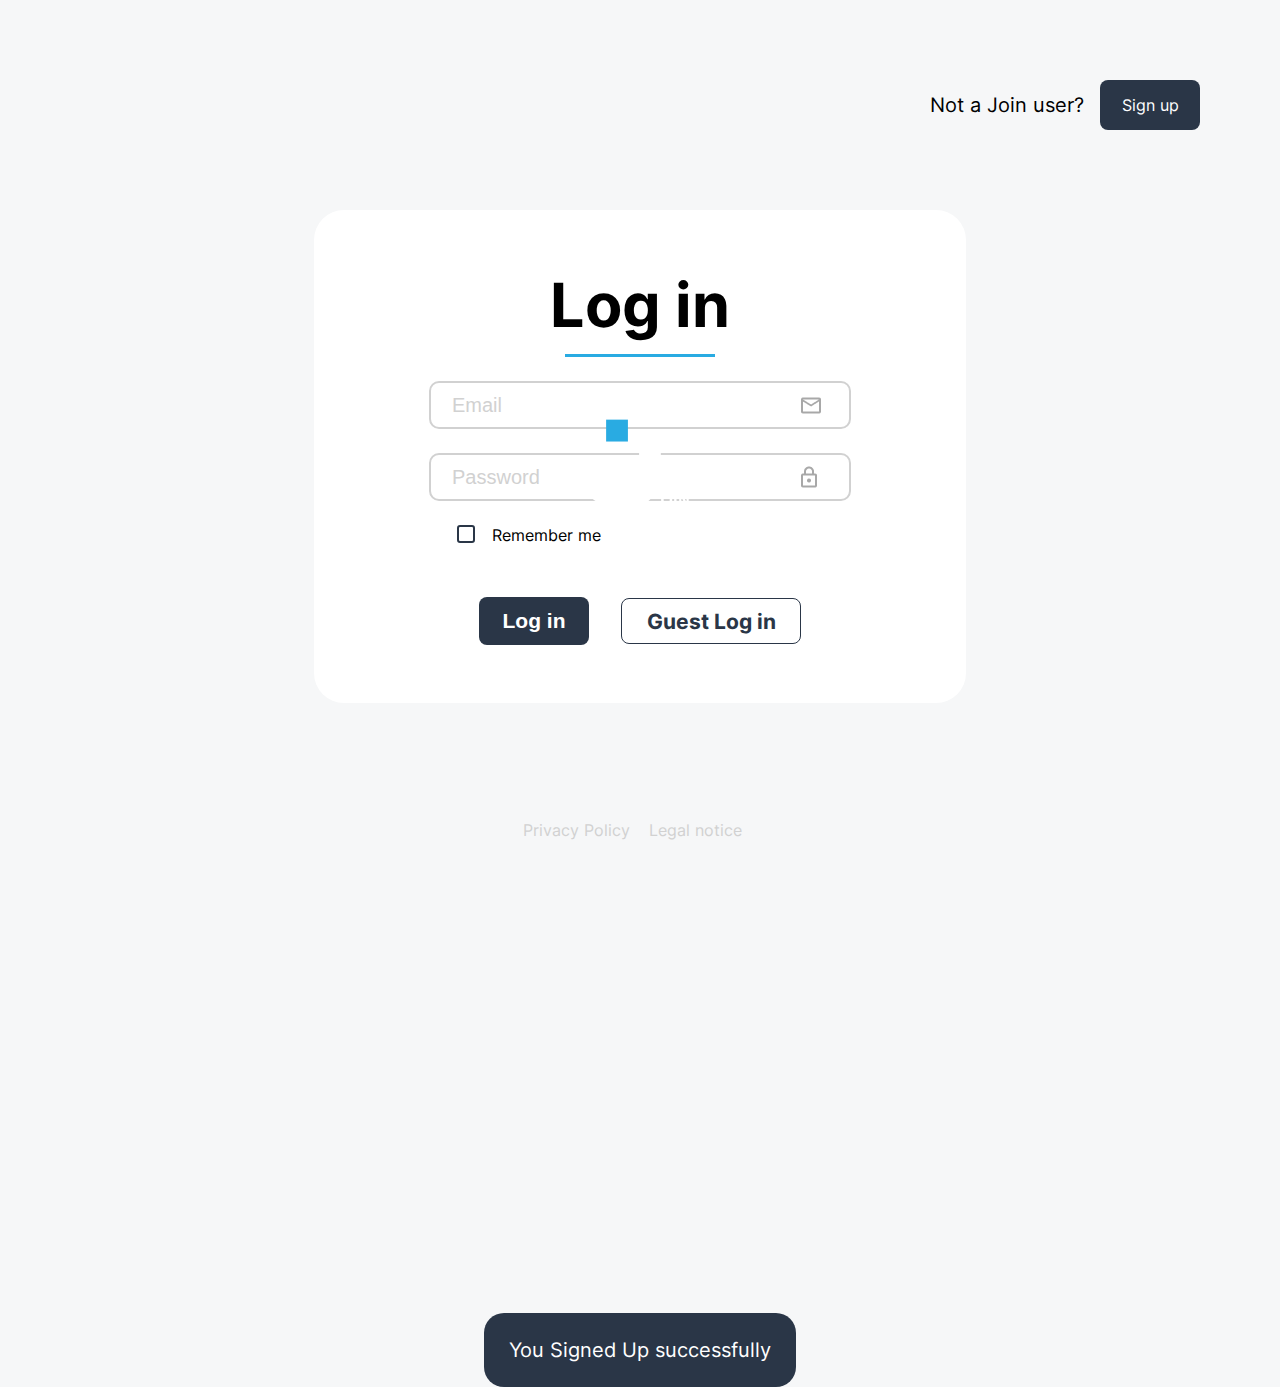
<file: index.html>
<!DOCTYPE html>
<html lang="en">
  <head>
    <meta charset="UTF-8" />
    <meta name="viewport" content="width=device-width, initial-scale=1.0" />
    <title>Join</title>
    <link rel="icon" type="image/x-icon" href="./assets/img/join_logo.png">
    <link rel="stylesheet" href="./styles/font.css" />
    <link rel="stylesheet" href="./styles/animation.css" />
    <link rel="stylesheet" href="./styles/style.css" />
    <link rel="stylesheet" href="./styles/index-responsive.css" />
    <link rel="stylesheet" href="./styles/index.css" />
    <script src="./script.js"></script>
    <script src="./js/contactsHtmlTemplate.js"></script>
    <script src="./js/contacts.js"></script>
    <script src="./js/register_login.js"></script>
    <script src="./js/summary.js"></script>
  </head>

  <body onload="initRegisteredContacts(), loadRememberMe()">
    <div class="animation-main-cont change-height" id="animation-logo">
      <svg class="animation-img" width="101" height="122" viewBox="0 0 101 122" fill="none" xmlns="http://www.w3.org/2000/svg">
        <path class="change-logo-color" d="M71.6721 0H49.5143V25.4923H71.6721V0Z" fill="white" />
        <path class="change-logo-color" d="M49.5142 46.2251H71.6721V82.1779C71.7733 90.8292 69.3112 99.3153 64.5986 106.557C59.9455 113.594 50.963 121.966 34.3446 121.966C16.2434 121.966 5.69286 113.406 0 108.715L13.9765 91.4743C19.533 96.0112 24.885 99.7435 34.4299 99.7435C41.6567 99.7435 44.5372 96.7988 46.2247 94.2307C48.5186 90.6637 49.7052 86.4923 49.6335 82.2464L49.5142 46.2251Z" fill="white" />
        <path d="M38.2137 30.1318H16.0559V52.3884H38.2137V30.1318Z" fill="#29ABE2" />
        <path class="change-logo-color" d="M83.2793 111.522C83.2793 116.265 80.8761 118.815 77.5183 118.815C74.1605 118.815 71.9618 115.785 71.9618 111.762C71.9618 107.739 74.2287 104.554 77.7058 104.554C81.1829 104.554 83.2793 107.687 83.2793 111.522ZM74.5355 111.711C74.5355 114.57 75.6775 116.675 77.6376 116.675C79.5977 116.675 80.7056 114.45 80.7056 111.539C80.7056 108.988 79.6829 106.592 77.6376 106.592C75.5923 106.592 74.5355 108.903 74.5355 111.711Z" fill="white" />
        <path class="change-logo-color" d="M87.6768 104.76V118.593H85.2224V104.76H87.6768Z" fill="white" />
        <path class="change-logo-color" d="M90.3358 118.593V104.76H93.0629L95.9946 110.461C96.7493 111.952 97.4207 113.483 98.0058 115.049C97.8524 113.337 97.7843 111.368 97.7843 109.177V104.76H100.034V118.593H97.4945L94.5288 112.772C93.7436 111.243 93.0437 109.671 92.4323 108.064C92.4323 109.776 92.5516 111.711 92.5516 114.09V118.576L90.3358 118.593Z" fill="white" />
      </svg>
    </div>

    <div class="login-main-cont change-background-color">
      <div class="login-top-cont">
        <div class="signup-cont ecrease-opacity" id="signup-cont">
          <span>Not a Join user?</span>
          <div class="signup-button" id="signup-btn" onclick="regNewUser()">Sign up</div>
        </div>
      </div>

      <div class="login-cont ecrease-opacity" id="login-menu">
        <div class="login-headline">
          <span>Log in</span>
          <div class="line"></div>
        </div>

        <div class="form-cont">
          <form onsubmit="logIn()" ; return false>
            <input autocomplete="off" class="input-field" type="email" name="email" id="email" placeholder="Email" required />
            <input autocomplete="off" class="input-field" type="password" name="password" id="password" placeholder="Password" required />
            <span id="inputRequiredLogIn" class="d-none">* Wrong Email or Password</span>
            <div class="checkbox-cont">
              <label class="checkboxlabel">
                <span>Remember me</span>
                <input autocomplete="off" class="logincheckbox" type="checkbox" id="rememberMe" />
                <span class="checkmark"></span>
              </label>
            </div>

            <div class="login-buttons-cont">
              <button type="submit" class="text-decoration-none loginbutton">Log in</button>
              <a href="summary.html" class="text-decoration-none loginguestbutton" onclick="logInAsGuest()">Guest Log in</a>
            </div>
          </form>
        </div>
      </div>

      <div class="reg-cont ecrease-opacity d-none" id="reg-user-menu">
        <div class="reg-headline">
          <div class="reg-headline-with-back-btn">
            <img src="assets/img/back_arrow.png" onclick="closeRegMenu()" alt="" />
            <span>Sign up</span>
            <div></div>
          </div>
          <div class="line"></div>
        </div>

        <div class="form-cont">
          <form onchange="showRegisterButton()" onsubmit="saveNewUserData(), passOutline(); return false">
            <input autocomplete="off" class="input-field" type="text" name="" id="name-reg" placeholder="Name" required />
            <input autocomplete="off" class="input-field" type="email" name="" id="email-reg" placeholder="Email" required />
            <input autocomplete="off" class="input-field" type="password" name="" id="password-reg" placeholder="Password" required />
            <input autocomplete="off" class="input-field" type="password" name="" id="rep-password-reg" placeholder="Confirm Password" required />
            <span id="inputRequired" class="d-none">* Passwords don't match</span>
            <div class="checkbox-cont">
              <label class="checkboxlabel">
                <span>I accept the <a class="privacy-policy-span" href="privacy-policy.html" onclick="showInfoForUnloggedUser()">Privacy policy</a> </span>
                <input autocomplete="off" class="logincheckbox" type="checkbox" id="registerCheckbox" required />
                <span class="checkmark"></span>
              </label>
            </div>

            <div class="login-buttons-cont">
              <button class="text-decoration-none loginbutton" id="registerBtn" disabled>Sign up</button>
            </div>
          </form>
        </div>
      </div>

      <div class="login-rights-cont ecrease-opacity">
        <a href="privacy-policy.html" class="privacy-cont" onclick="showInfoForUnloggedUser()">Privacy Policy</a>
        <a href="legal-notice.html" class="privacy-cont" onclick="showInfoForUnloggedUser()">Legal notice</a>
      </div>
    </div>

    <div class="feedback-black-cont" id="feedback-black-container"></div>

    <div class="feedback-cont" id="feedback-registration">You Signed Up successfully</div>
  </body>
</html>
</file>
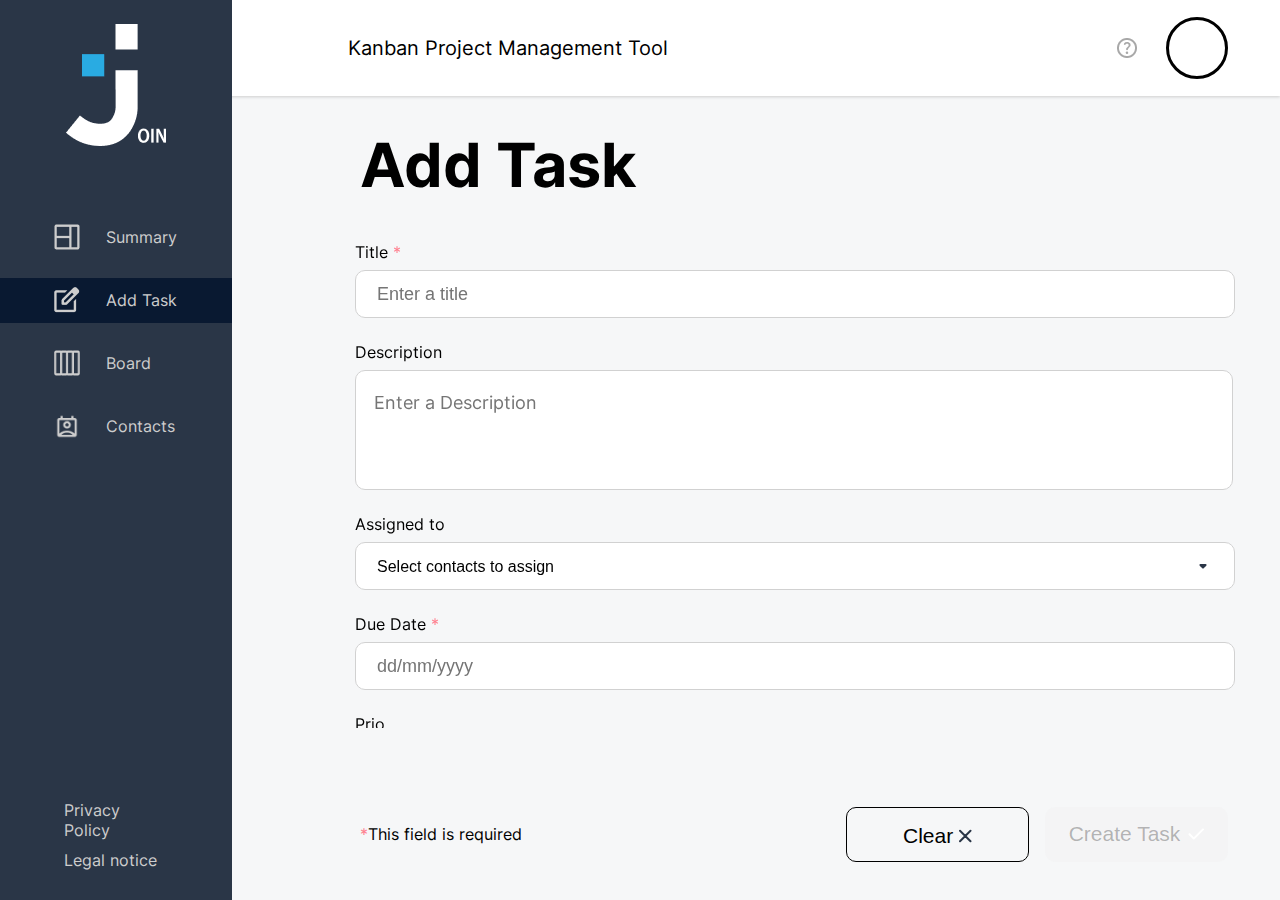
<file: add-task.html>
<!DOCTYPE html>
<html lang="en">
  <head>
    <meta charset="UTF-8" />
    <meta name="viewport" content="width=device-width, initial-scale=1.0" />
    <title>Join</title>
    <link rel="icon" type="image/x-icon" href="./assets/img/join_logo.png" />
    <link rel="stylesheet" href="./styles/font.css" />
    <link rel="stylesheet" href="./assets/templates/header.style.css" />
    <link rel="stylesheet" href="./assets/templates/header.style-responsive.css" />
    <link rel="stylesheet" href="./styles/style.css" />
    <link rel="stylesheet" href="./styles/add-task.css" />
    <link rel="stylesheet" href="./styles/add-task-form.css" />
    <link rel="stylesheet" href="./styles/add-task-contacts.css" />
    <link rel="stylesheet" href="./styles/add-task-responsive.css" />
    <link rel="stylesheet" href="./styles/add-task-global-style.css" />
    <script src="./script.js"></script>
    <script src="./js/addTaskContacts.js"></script>
    <script src="./js/addTask.js"></script>
    <script src="./js/addTaskCreateTask.js"></script>
    <script src="./js/addTaskSubtask.js"></script>
    <script src="./js/addTaskHTML.js"></script>
  </head>
  <body onload="includeHTML();init()">
    <header id="main-header" w3-include-html="./assets/templates/header.html"></header>
    <div>
      <form class="add-task-form" id="form" onkeypress="preventFormSubmit(event)" onsubmit=" validateForm();return false">
        <div class="form-container">
          <div class="task-headline">
            <h1>Add Task</h1>
          </div>
          <div class="addtask-side-left">
            <div class="input-container">
              <label for="title">Title <span class="required-icon">*</span></label>
              <input onclick="checkTitleInputField()" autocomplete="off" onkeyup="checkTitleInputField();getRequiredFormInputs()" placeholder="Enter a title" class="input-addtask" id="title" type="text" required />
              <span id="inputReqiuredSpanTitle" class="required-input-info d-none">this field is required</span>
            </div>
            <div class="input-container">
              <label for="taskDescription">Description</label>
              <textarea name="Description" autocomplete="off" placeholder="Enter a Description" id="taskDescription" cols="30" rows="10"></textarea>
            </div>
            <div class="input-container-contacts">
              <label for="contactAssignInput">Assigned to</label>
              <input class="input-addtask assigned-to" id="contactAssignInput" onclick="showContacts();showChoosenContactsCircle()" onkeyup="filterContacts()" placeholder="Select contacts to assign" type="text" autocomplete="off" />
              <svg id="arrowContactInput" class="arrow" onclick="showContacts();  showChoosenContactsCircle()" width="24" height="24" viewBox="0 0 24 24" fill="none" xmlns="http://www.w3.org/2000/svg">
                <mask id="mask0_135766_812" style="mask-type: alpha" maskUnits="userSpaceOnUse" x="0" y="0" width="24" height="24">
                  <rect width="24" height="24" fill="#D9D9D9" />
                </mask>
                <g mask="url(#mask0_135766_812)">
                  <path d="M11.3 14.3L8.69998 11.7C8.38331 11.3833 8.31248 11.0208 8.48748 10.6125C8.66248 10.2042 8.97498 10 9.42498 10H14.575C15.025 10 15.3375 10.2042 15.5125 10.6125C15.6875 11.0208 15.6166 11.3833 15.3 11.7L12.7 14.3C12.6 14.4 12.4916 14.475 12.375 14.525C12.2583 14.575 12.1333 14.6 12 14.6C11.8666 14.6 11.7416 14.575 11.625 14.525C11.5083 14.475 11.4 14.4 11.3 14.3Z" fill="#2A3647" />
                </g>
              </svg>
              <div id="contact-values" class="d-none contact-values"></div>
              <div class="show-selected-contacts-container">
                <div id="choosenContacts" class="choosen-contacts"></div>
              </div>
            </div>
            <div class="required-info">
              <div class="required-info-wrapper">
                <div class="required-icon">*</div>
                This field is required
              </div>
            </div>
          </div>
          <div class="divider"></div>
          <div class="addtask-side-right">
            <div class="input-container">
              <label for="date">Due Date <span class="required-icon">*</span></label>
              <input onclick="checkDateInputField()" autocomplete="off" onkeyup="checkDateInputField();getRequiredFormInputs()" class="input-addtask-date-modified" id="date" type="text" maxlength="10" placeholder="dd/mm/yyyy" pattern="\d{2}/\d{2}/\d{4}" required />
              <input type="date" id="dateNormal" autocomplete="off" class="input-addtask-datepicker pointer" pattern="\d{2}/\d{2}/\d{4}" onchange="formatDateInput();updateDateFieldValue();getRequiredFormInputs()" />
              <span id="inputReqiuredSpanDate" class="required-input-info d-none">this field is required</span>
            </div>
            <div class="input-container">
              <span>Prio</span>
              <div id="prio" class="prio-container">
                <input class="input-addtask" type="radio" id="urgent" name="priority" value="urgent" />
                <label for="urgent" class="radio-button" onclick="invertSvgFills('urgent'); handleClick('urgent')"
                  >Urgent
                  <svg id="urgent-icon" width="21" height="16" viewBox="0 0 21 16" fill="none" xmlns="http://www.w3.org/2000/svg">
                    <g clip-path="url(#clip0_156_987)">
                      <path
                        d="M19.2597 15.4464C19.0251 15.4468 18.7965 15.3719 18.6077 15.2328L10.3556 9.14965L2.10356 15.2328C1.98771 15.3184 1.85613 15.3803 1.71633 15.4151C1.57652 15.4498 1.43124 15.4567 1.28877 15.4354C1.14631 15.414 1.00944 15.3648 0.885997 15.2906C0.762552 15.2164 0.654943 15.1186 0.569314 15.0029C0.483684 14.8871 0.421712 14.7556 0.386936 14.6159C0.352159 14.4762 0.345259 14.331 0.366629 14.1887C0.409788 13.9012 0.565479 13.6425 0.799451 13.4697L9.70356 6.89926C9.89226 6.75967 10.1208 6.68433 10.3556 6.68433C10.5904 6.68433 10.819 6.75967 11.0077 6.89926L19.9118 13.4697C20.0977 13.6067 20.2356 13.7988 20.3057 14.0186C20.3759 14.2385 20.3747 14.4749 20.3024 14.6941C20.2301 14.9133 20.0904 15.1041 19.9031 15.2391C19.7159 15.3742 19.4907 15.4468 19.2597 15.4464Z"
                        fill="#FF3D00"
                      />
                      <path
                        d="M19.2597 9.69733C19.0251 9.69774 18.7965 9.62289 18.6077 9.48379L10.3556 3.40063L2.10356 9.48379C1.86959 9.6566 1.57651 9.72945 1.28878 9.68633C1.00105 9.6432 0.742254 9.48762 0.569318 9.25383C0.396382 9.02003 0.323475 8.72716 0.366634 8.43964C0.409793 8.15213 0.565483 7.89352 0.799455 7.72072L9.70356 1.15024C9.89226 1.01065 10.1208 0.935303 10.3556 0.935303C10.5904 0.935303 10.819 1.01065 11.0077 1.15024L19.9118 7.72072C20.0977 7.85763 20.2356 8.04974 20.3057 8.26962C20.3759 8.4895 20.3747 8.72591 20.3024 8.94509C20.2301 9.16427 20.0904 9.35503 19.9031 9.49012C19.7159 9.62521 19.4907 9.69773 19.2597 9.69733Z"
                        fill="#FF3D00"
                      />
                    </g>
                    <defs>
                      <clippath id="clip0_156_987">
                        <rect width="20" height="14.5098" fill="white" transform="translate(0.355469 0.936768)" />
                      </clippath>
                    </defs>
                  </svg>
                </label>
                <input class="input-addtask" type="radio" id="medium" name="priority" value="medium" checked />
                <label for="medium" class="radio-button" onclick="invertSvgFills('medium');handleClick('medium') "
                  >Medium
                  <svg id="medium-icon" width="21" height="8" viewBox="0 0 21 8" fill="none" xmlns="http://www.w3.org/2000/svg">
                    <g clip-path="url(#clip0_156_994)">
                      <path d="M19.7596 7.91693H1.95136C1.66071 7.91693 1.38197 7.80063 1.17645 7.59362C0.970928 7.3866 0.855469 7.10584 0.855469 6.81308C0.855469 6.52032 0.970928 6.23955 1.17645 6.03254C1.38197 5.82553 1.66071 5.70923 1.95136 5.70923H19.7596C20.0502 5.70923 20.329 5.82553 20.5345 6.03254C20.74 6.23955 20.8555 6.52032 20.8555 6.81308C20.8555 7.10584 20.74 7.3866 20.5345 7.59362C20.329 7.80063 20.0502 7.91693 19.7596 7.91693Z" fill="#FFA800" />
                      <path d="M19.7596 2.67376H1.95136C1.66071 2.67376 1.38197 2.55746 1.17645 2.35045C0.970928 2.14344 0.855469 1.86267 0.855469 1.56991C0.855469 1.27715 0.970928 0.996386 1.17645 0.789374C1.38197 0.582363 1.66071 0.466064 1.95136 0.466064L19.7596 0.466064C20.0502 0.466064 20.329 0.582363 20.5345 0.789374C20.74 0.996386 20.8555 1.27715 20.8555 1.56991C20.8555 1.86267 20.74 2.14344 20.5345 2.35045C20.329 2.55746 20.0502 2.67376 19.7596 2.67376Z" fill="#FFA800" />
                    </g>
                    <defs>
                      <clippath id="clip0_156_994">
                        <rect width="20" height="7.45098" fill="white" transform="translate(0.855469 0.466064)" />
                      </clippath>
                    </defs>
                  </svg>
                </label>
                <input class="input-addtask" type="radio" id="low" name="priority" value="low" />
                <label for="low" class="radio-button" onclick="invertSvgFills('low');handleClick('low')"
                  >Low
                  <svg id="low-icon" width="21" height="16" viewBox="0 0 21 16" fill="none" xmlns="http://www.w3.org/2000/svg">
                    <path
                      d="M10.8555 9.69779C10.6209 9.69819 10.3923 9.62335 10.2035 9.48427L1.30038 2.91453C1.18454 2.82898 1.0867 2.72146 1.01245 2.59812C0.938193 2.47478 0.888977 2.33803 0.867609 2.19569C0.824455 1.90821 0.897354 1.61537 1.07027 1.3816C1.24319 1.14782 1.50196 0.992265 1.78965 0.949143C2.07734 0.906021 2.3704 0.978866 2.60434 1.15165L10.8555 7.23414L19.1066 1.15165C19.2224 1.0661 19.354 1.00418 19.4938 0.969432C19.6336 0.934685 19.7788 0.927791 19.9213 0.949143C20.0637 0.970495 20.2006 1.01967 20.324 1.09388C20.4474 1.16808 20.555 1.26584 20.6407 1.3816C20.7263 1.49735 20.7883 1.62882 20.823 1.7685C20.8578 1.90818 20.8647 2.05334 20.8433 2.19569C20.822 2.33803 20.7727 2.47478 20.6985 2.59812C20.6242 2.72146 20.5264 2.82898 20.4106 2.91453L11.5075 9.48427C11.3186 9.62335 11.0901 9.69819 10.8555 9.69779Z"
                      fill="#7AE229"
                    />
                    <path
                      d="M10.8555 15.4463C10.6209 15.4467 10.3923 15.3719 10.2035 15.2328L1.30038 8.66307C1.06644 8.49028 0.910763 8.2317 0.867609 7.94422C0.824455 7.65674 0.897354 7.3639 1.07027 7.13013C1.24319 6.89636 1.50196 6.7408 1.78965 6.69768C2.07734 6.65456 2.3704 6.7274 2.60434 6.90019L10.8555 12.9827L19.1066 6.90019C19.3405 6.7274 19.6336 6.65456 19.9213 6.69768C20.209 6.7408 20.4678 6.89636 20.6407 7.13013C20.8136 7.3639 20.8865 7.65674 20.8433 7.94422C20.8002 8.2317 20.6445 8.49028 20.4106 8.66307L11.5075 15.2328C11.3186 15.3719 11.0901 15.4467 10.8555 15.4463Z"
                      fill="#7AE229"
                    />
                  </svg>
                </label>
              </div>
            </div>
            <div class="input-container">
              <label for="category">Category <span class="required-icon">*</span></label>
              <select class="custom-select" id="category" name="category" onchange="getRequiredFormInputs()" required>
                <option value="" disabled selected>Select a task category</option>
                <option value="Technical Task">Technical Task</option>
                <option value="User Story">User Story</option>
              </select>
            </div>
            <div class="input-container">
              <label for="subtask">Subtask</label>
              <div class="add-subtask">
                <input class="input-addtask" name="subtask" id="subtask" type="text" placeholder="Add  new subtask" minlength="5" maxlength="33" onkeypress="checkKeyPressAndPushSubtask(event)" onclick="changeSubtaskInputIcons()" autocomplete="off" onkeyup="getInput()" />
                <div id="subTaskSvgContainer" class="svg-container">
                  <svg onclick="subtaskPlusIconSetFocus()" class="svg-plusicon pointer" id="subTaskPlusIcon" width="25" height="24" viewBox="0 0 25 24" fill="none" xmlns="http://www.w3.org/2000/svg">
                    <mask id="mask0_136369_4669" style="mask-type: alpha" maskUnits="userSpaceOnUse" x="0" y="0" width="25" height="24">
                      <rect x="0.248535" width="24" height="24" fill="#D9D9D9" />
                    </mask>
                    <g mask="url(#mask0_136369_4669)">
                      <path
                        d="M11.2485 13H6.24854C5.9652 13 5.7277 12.9042 5.53604 12.7125C5.34437 12.5208 5.24854 12.2833 5.24854 12C5.24854 11.7167 5.34437 11.4792 5.53604 11.2875C5.7277 11.0958 5.9652 11 6.24854 11H11.2485V6C11.2485 5.71667 11.3444 5.47917 11.536 5.2875C11.7277 5.09583 11.9652 5 12.2485 5C12.5319 5 12.7694 5.09583 12.961 5.2875C13.1527 5.47917 13.2485 5.71667 13.2485 6V11H18.2485C18.5319 11 18.7694 11.0958 18.961 11.2875C19.1527 11.4792 19.2485 11.7167 19.2485 12C19.2485 12.2833 19.1527 12.5208 18.961 12.7125C18.7694 12.9042 18.5319 13 18.2485 13H13.2485V18C13.2485 18.2833 13.1527 18.5208 12.961 18.7125C12.7694 18.9042 12.5319 19 12.2485 19C11.9652 19 11.7277 18.9042 11.536 18.7125C11.3444 18.5208 11.2485 18.2833 11.2485 18V13Z"
                        fill="#2A3647"
                      />
                    </g>
                  </svg>
                </div>
              </div>
              <span id="inputReqiuredSpanSubtask" class="required-input-info d-none">Please enter a value to create or edit a subtask</span>
              <div>
                <div id="showSubtasks" class="show-subtasks"></div>
              </div>
            </div>
            <div class="button-container">
              <div class="required-info-mobile">
                <div class="required-info-wrapper">
                  <div class="required-icon">*</div>
                  <span>This field is required</span>
                </div>
              </div>
              <button onclick="clearFieldInputs()" class="add-task-btn pointer btn-wht btn-color-bk border-1px clear-btn" type="button">
                Clear
                <svg width="13" height="14" viewBox="0 0 13 14" fill="none" xmlns="http://www.w3.org/2000/svg">
                  <path d="M6.24959 6.99984L11.4926 12.2428M1.00659 12.2428L6.24959 6.99984L1.00659 12.2428ZM11.4926 1.75684L6.24859 6.99984L11.4926 1.75684ZM6.24859 6.99984L1.00659 1.75684L6.24859 6.99984Z" stroke="#2A3647" stroke-width="2" stroke-linecap="round" stroke-linejoin="round" />
                </svg>
              </button>
              <div class="submit-btn-mobile">
                <button onclick="clearFieldInputs()" class="add-task-btn pointer btn-wht btn-color-bk border-1px clear-btn-2" type="button">
                  Clear
                  <svg width="13" height="14" viewBox="0 0 13 14" fill="none" xmlns="http://www.w3.org/2000/svg">
                    <path d="M6.24959 6.99984L11.4926 12.2428M1.00659 12.2428L6.24959 6.99984L1.00659 12.2428ZM11.4926 1.75684L6.24859 6.99984L11.4926 1.75684ZM6.24859 6.99984L1.00659 1.75684L6.24859 6.99984Z" stroke="#2A3647" stroke-width="2" stroke-linecap="round" stroke-linejoin="round" />
                  </svg>
                </button>
                <button id="submitButton" type="submit" class="add-task-btn" disabled>
                  Create Task
                  <svg width="16" height="12" viewBox="0 0 16 12" fill="none" xmlns="http://www.w3.org/2000/svg">
                    <path d="M5.79923 9.15L14.2742 0.675C14.4742 0.475 14.7117 0.375 14.9867 0.375C15.2617 0.375 15.4992 0.475 15.6992 0.675C15.8992 0.875 15.9992 1.1125 15.9992 1.3875C15.9992 1.6625 15.8992 1.9 15.6992 2.1L6.49923 11.3C6.29923 11.5 6.0659 11.6 5.79923 11.6C5.53256 11.6 5.29923 11.5 5.09923 11.3L0.79923 7C0.59923 6.8 0.503397 6.5625 0.51173 6.2875C0.520064 6.0125 0.62423 5.775 0.82423 5.575C1.02423 5.375 1.26173 5.275 1.53673 5.275C1.81173 5.275 2.04923 5.375 2.24923 5.575L5.79923 9.15Z" fill="white" />
                  </svg>
                </button>
              </div>
            </div>
          </div>
        </div>
      </form>
    </div>
    <div id="taskAdded" class="task-added d-none" style="transform: translateY(2000px)">
      <span>Task added to board</span>
      <div>
        <svg width="26" height="22" viewBox="0 0 26 22" fill="none" xmlns="http://www.w3.org/2000/svg">
          <path
            d="M20 1.99979L20 19.9998C19.9995 20.5301 19.7886 21.0385 19.4136 21.4134C19.0387 21.7884 18.5303 21.9993 18 21.9998L14 21.9998C13.4697 21.9993 12.9613 21.7884 12.5864 21.4134C12.2114 21.0385 12.0005 20.5301 12 19.9998L12 1.99979C12.0005 1.46952 12.2114 0.961118 12.5864 0.58616C12.9613 0.211202 13.4697 0.000317938 14 -0.000212328L18 -0.000212503C18.5303 0.000317717 19.0387 0.211202 19.4136 0.58616C19.7886 0.961118 19.9995 1.46952 20 1.99979ZM14 19.9998L18 19.9998L18 1.99979L14 1.99979L14 19.9998ZM14 1.99979L14 19.9998C13.9995 20.5301 13.7886 21.0384 13.4136 21.4134C13.0387 21.7883 12.5303 21.9992 12 21.9998L8 21.9998C7.46973 21.9992 6.96133 21.7883 6.58637 21.4134C6.21141 21.0384 6.00053 20.53 6 19.9998L6 1.99977C6.00053 1.4695 6.21141 0.961097 6.58637 0.586139C6.96133 0.211181 7.46973 0.000299127 8 -0.000231139L12 -0.000231314C12.5303 0.000298906 13.0387 0.211181 13.4136 0.586139C13.7886 0.961097 13.9995 1.46952 14 1.99979ZM8 19.9998L12 19.9998L12 1.99979L8 1.99977L8 19.9998ZM8 1.99977L8 19.9998C7.99947 20.53 7.78859 21.0384 7.41363 21.4134C7.03867 21.7883 6.53027 21.9992 6 21.9998L2 21.9998C1.46973 21.9992 0.961329 21.7883 0.586371 21.4134C0.211413 21.0384 0.000529412 20.53 -8.74331e-08 19.9998L-8.74238e-07 1.99977C0.000528579 1.4695 0.211412 0.961098 0.58637 0.58614C0.961328 0.211182 1.46973 0.000299389 2 -0.000230877L6 -0.000231051C6.53027 0.000299168 7.03867 0.211181 7.41363 0.586139C7.78859 0.961097 7.99947 1.4695 8 1.99977ZM2 19.9998L6 19.9998L6 1.99977L2 1.99977L2 19.9998Z"
            fill="white"
          />
          <path d="M26 2.00001L26 20C25.9995 20.5303 25.7886 21.0387 25.4136 21.4136C25.0387 21.7886 24.5303 21.9995 24 22L20 22C19.4697 21.9995 18.9613 21.7886 18.5864 21.4136C18.2114 21.0387 18.0005 20.5301 18 19.9998L18 1.99979C18.0005 1.46952 18.2114 0.961339 18.5864 0.586381C18.9613 0.211423 19.4697 0.000540836 20 1.05699e-05L24 1.0395e-05C24.5303 0.000540615 25.0387 0.211423 25.4136 0.586381C25.7886 0.961339 25.9995 1.46974 26 2.00001ZM20 19.9998L24 20L24 2.00001L20 1.99979L20 19.9998Z" fill="white" />
        </svg>
      </div>
    </div>
  </body>
</html>
</file>
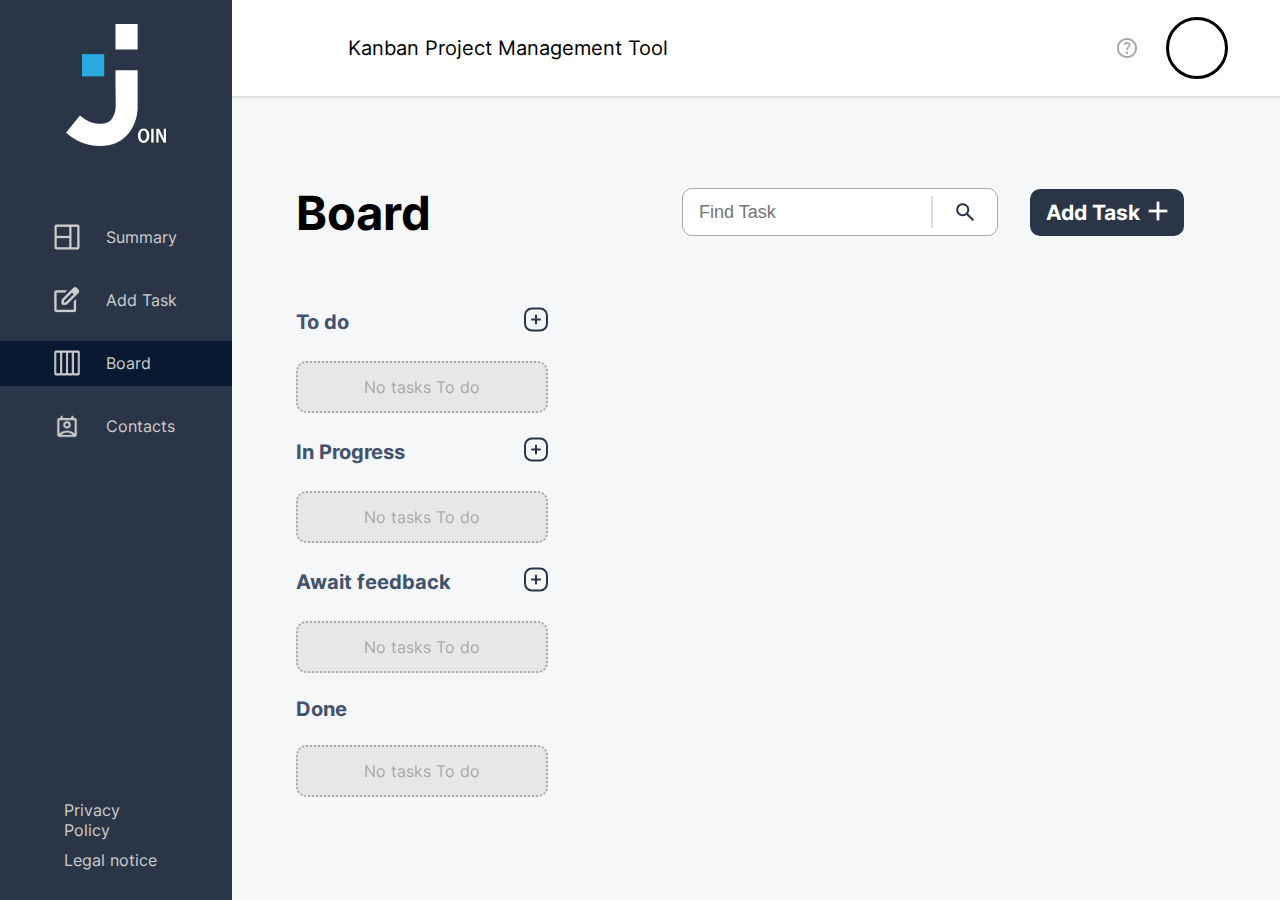
<file: board.html>
<!DOCTYPE html>
<html lang="en">

<head>
  <meta charset="UTF-8" />
  <meta name="viewport" content="width=device-width, initial-scale=1.0" />
  <title>Join</title>
  <link rel="icon" type="image/x-icon" href="./assets/img/join_logo.png">
  <link rel="stylesheet" href="./styles/font.css" />
  <link rel="stylesheet" href="./assets/templates/header.style.css" />
  <link rel="stylesheet" href="./assets/templates/header.style-responsive.css">
  <link rel="stylesheet" href="./styles/style.css" />
  <link rel="stylesheet" href="./styles/board.css" />
  <link rel="stylesheet" href="./styles/add-task.css" />
  <link rel="stylesheet" href="./styles/add-task-form.css">
  <link rel="stylesheet" href="./styles/add-task-contacts.css">
  <link rel="stylesheet" href="./styles/add-task-global-style.css">
  <link rel="stylesheet" href="./styles/board-add-task.css" />
  <link rel="stylesheet" href="./styles/board-responsive.css">
  <script src="./script.js"></script>
  <script src="./js/board.js"></script>
  <script src="./js/boardResponsive.js"></script>
  <script src="./js/boardRender.js"></script>
  <script src="./js/boardHtmlTemplate.js"></script>
  <script src="./js/boardAddTask.js"></script>
  <script src="./js/addTask.js"></script>
  <script src="./js/addTaskContacts.js"></script>
  <script src="./js/addTaskCreateTask.js"></script>
  <script src="./js/addTaskSubtask.js"></script>
  <script src="./js/addTaskHTML.js"></script> 
</head>

<body onload="includeHTML();initBoard()">
  <header id="main-header" w3-include-html="assets/templates/header.html"></header>

  <main>
    <div class="board-top">
      <div class="board-top-content">
        <div class="board-top-cont-left">
          <h2>Board</h2>
          <div class="board-top-add" onclick="navigateToAddTask()">
            <img src="./assets/img/addresponsive.png" alt="add">
          </div>
        </div>
        <div class="board-top-cont-right">
          <div class="board-search-form">
            <form class="board-top-form" onkeyup="searchTask();" onsubmit="searchTask(); return false">
              <input type="text" id="board-search-task" placeholder="Find Task" autocomplete="off" />
              <div>
                <img src="./assets/img/search.png" alt="search-button" onclick="searchTask()" />
              </div>
            </form>
            <div id="searchInfo">The task you are looking for doesn't exist</div>
          </div>
          <div class="board-add-button" onclick="displayAddTaskOverlay()">
            <div>
              <span>Add Task</span>
            </div>
            <div>
              <img src="./assets/img/add.png" alt="add" />
            </div>
          </div>
        </div>
      </div>
    </div>
    <div class="board-main">


      <div class="board-card-section">
        <div class="board-title-content" id="title-todo">
          <div>
            <span>To do</span>
          </div>
          <div class="add-svg" onclick="displayAddTaskOverlay('todo')">
            <svg width="24" height="25" viewBox="0 0 24 25" fill="none" xmlns="http://www.w3.org/2000/svg">
              <rect x="1" y="1.5" width="22" height="22" rx="7" stroke="#2A3647" stroke-width="2" />
              <path d="M12 8.5V16.5" stroke="#2A3647" stroke-width="2" stroke-linecap="round" />
              <path d="M16 12.5754L8 12.5754" stroke="#2A3647" stroke-width="2" stroke-linecap="round" />
            </svg>
          </div>
        </div>
        <div id="todo" ondragleave="removeGhostCard('ghostcard')" ondrop="moveTo('todo')"
          ondragover="allowDrop(event);renderGhostCard('todo')">
          <div class="board-no-task">
            <span>No tasks To do</span>
          </div>
        </div>
      </div>


      <div class="board-card-section">
        <div class="board-title-content" id="title-inprogress">
          <div>
            <span>In Progress</span>
          </div>
          <div class="add-svg" onclick="displayAddTaskOverlay('inprogress')">
            <svg width="24" height="25" viewBox="0 0 24 25" fill="none" xmlns="http://www.w3.org/2000/svg">
              <rect x="1" y="1.5" width="22" height="22" rx="7" stroke="#2A3647" stroke-width="2" />
              <path d="M12 8.5V16.5" stroke="#2A3647" stroke-width="2" stroke-linecap="round" />
              <path d="M16 12.5754L8 12.5754" stroke="#2A3647" stroke-width="2" stroke-linecap="round" />
            </svg>
          </div>
        </div>
        <div id="in-progress" class="board-card-section" ondragleave="removeGhostCard('ghostcard')"
          ondrop="moveTo('in-progress')" ondragover="allowDrop(event);renderGhostCard('in-progress')">
          <div class="board-no-task">
            <span>No tasks To do</span>
          </div>
        </div>
      </div>


      <div class="board-card-section">
        <div class="board-title-content" id="title-boardtitle">
          <div>
            <span>Await feedback</span>
          </div>
          <div class="add-svg" onclick="displayAddTaskOverlay('awaitfeedback')">
            <svg width="24" height="25" viewBox="0 0 24 25" fill="none" xmlns="http://www.w3.org/2000/svg">
              <rect x="1" y="1.5" width="22" height="22" rx="7" stroke="#2A3647" stroke-width="2" />
              <path d="M12 8.5V16.5" stroke="#2A3647" stroke-width="2" stroke-linecap="round" />
              <path d="M16 12.5754L8 12.5754" stroke="#2A3647" stroke-width="2" stroke-linecap="round" />
            </svg>
          </div>
        </div>
        <div id="await-feedback" ondragleave="removeGhostCard('ghostcard')" ondrop="moveTo('await-feedback')"
          ondragover="allowDrop(event);renderGhostCard('await-feedback')">
          <div class="board-no-task">
            <span>No tasks To do</span>
          </div>
        </div>
      </div>

      <div class="board-card-section">
        <div class="board-title-content" id="title-boardtitle">
          <div>
            <span>Done</span>
          </div>
        </div>
        <div id="done" ondragleave="removeGhostCard('ghostcard')" ondrop="moveTo('done')"
          ondragover="allowDrop(event);renderGhostCard('done')">
          <div class="board-no-task">
            <span>No tasks To do</span>
          </div>
        </div>
      </div>

    </div>
  </main>


  <div class="task-overlay d-none" id="overlay">
    <div class="task-overlay-bg"></div>
    <div class="task-overlay-content" id="overlay-card"></div>
  </div>
  <div class="add-task-overlay d-none" id="overlay-add-task"></div>
  <div class="task-added d-none" id="taskadded">
    <span>Task added to board</span>
    <img src="./assets/img/board_vector.png" alt="board-icon">
  </div>
</body>

</html>
</file>
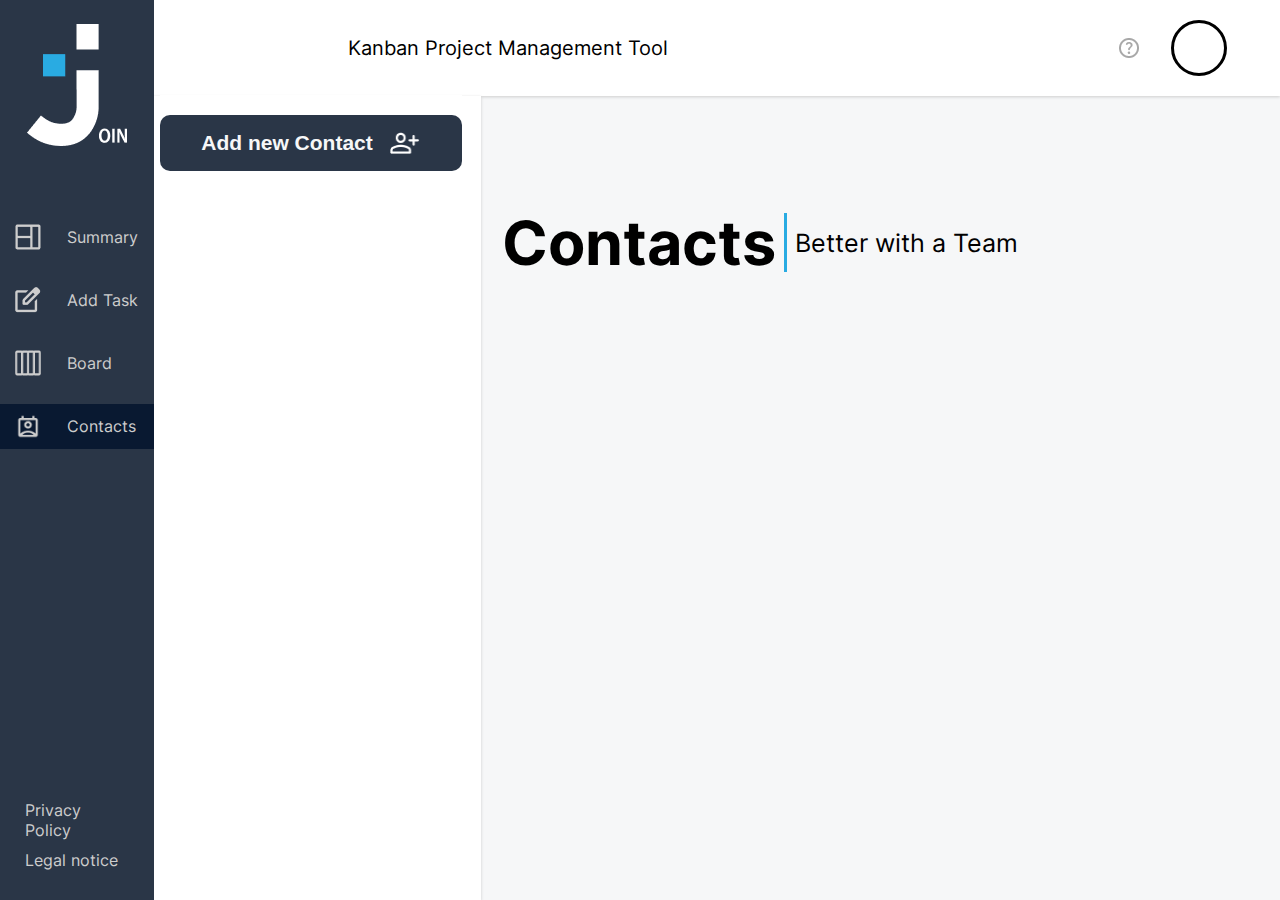
<file: contacts.html>
<!DOCTYPE html>
<html lang="en">

<head>
    <meta charset="UTF-8" />
    <meta name="viewport" content="width=device-width, initial-scale=1.0" />
    <title>Join</title>
    <link rel="icon" type="image/x-icon" href="./assets/img/join_logo.png">
    <link rel="stylesheet" href="./styles/font.css" />
    <link rel="stylesheet" href="./assets/templates/header.style.css" />
    <link rel="stylesheet" href="./assets/templates/header.style-responsive.css">
    <link rel="stylesheet" href="./styles/style.css" />
    <link rel="stylesheet" href="./styles/contacts.css"/>
    <link rel="stylesheet" href="./styles/contacts-card.css">
    <link rel="stylesheet" href="./styles/contacts-responsive.css">
    <link rel="stylesheet" href="./styles/contacts-mobile.css">
    <script src="./script.js" defer></script>
    <script src="./js/contactsHtmlTemplate.js"></script>
    <script src="./js/contactsRender.js"></script>
    <script src="./js/contacts.js" defer></script>
</head>

<body onload="includeHTML(); initContacts()">
    <header id="main-header" w3-include-html="assets/templates/header.html"></header>
    <div id="opasity"></div>
    <div class="contacts-container" id="contacts-container">
        <div class="contacts-conllection">
            <div class="contacts-btn-bg">
                <div id="mobile-single-contacts"></div>
                <div class="btn-container" id="btn-container">
                    <button class="add-contacts-btn add-contact-btn-mobile main-btn-color pointer"
                        onclick="addBtnMobileOrDesktop()" id="add-or-eddit">
                        <span class="dnone">Add new Contact</span>
                        <img src="./assets/img/icons/person_add.png" />
                    </button>
                </div>
            </div>
            <div class="contacts-content" id="contact-list">
            </div>
        </div>
    </div>
    <div class="single-content-container ">
        <div class="single-contact-headline dnone" id="single-contact-headline">
            <h1>Contacts</h1>
            <div class="vertical-bar"></div>
            <span class="">Better with a Team</span>
            <div class="small-underline desktop-none"></div>
        </div>
        <div class="single-contact-data-container" id="single-contact-data-container">
        </div>
    </div>
    <div id="edit-card"></div>
    <div id="contact-success"></div>

</body>

</html>
</file>
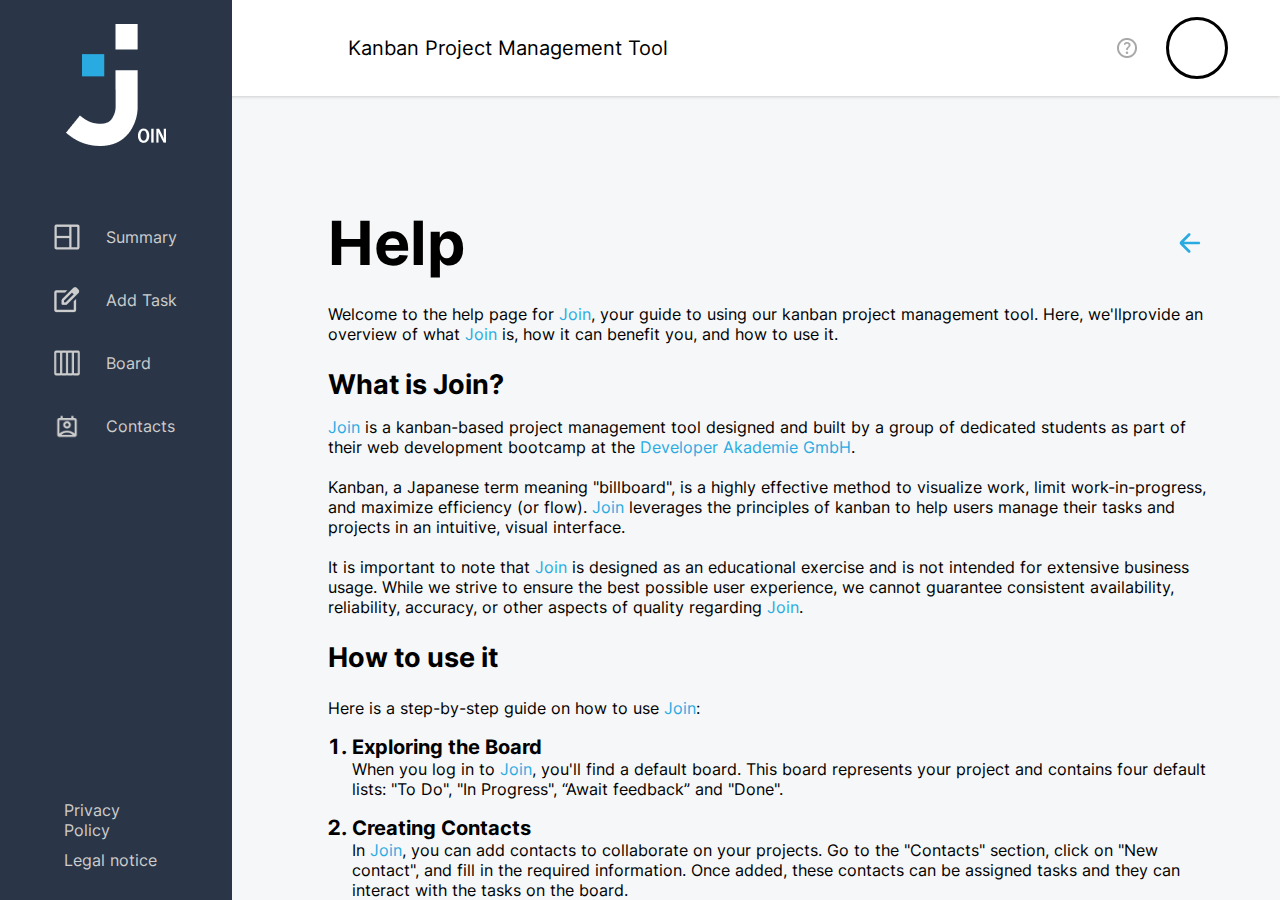
<file: help.html>
<!DOCTYPE html>
<html lang="en">

<head>
    <meta charset="UTF-8">
    <meta name="viewport" content="width=device-width, initial-scale=1.0">
    <title>Join</title>
    <link rel="icon" type="image/x-icon" href="./assets/img/join_logo.png">
    <link rel="stylesheet" href="./styles/font.css">
    <link rel="stylesheet" href="./assets/templates/header.style.css">
    <link rel="stylesheet" href="./assets/templates/header.style-responsive.css">
    <link rel="stylesheet" href="./styles/help.css">
    <link rel="stylesheet" href="./styles/style.css">
    <script src="script.js" defer></script>
    <script src="./js/unregistered.js"></script>
</head>

<body onload="includeHTML(); initUnregistered()">

    <header id="main-header" w3-include-html="assets/templates/header.html"></header>
    <main>
        <div class="help-headline">
            <h2>Help</h2>
            <div onclick="navigateToBoard()">
                <svg width="22" height="20" viewBox="0 0 22 20" fill="none" xmlns="http://www.w3.org/2000/svg">
                    <path
                        d="M4.93725 8.66667H19.8333C20.5696 8.66667 21.1666 9.26362 21.1666 10C21.1666 10.7364 20.5696 11.3333 19.8333 11.3333H4.93725L11.1466 17.5427C11.6672 18.0633 11.6672 18.9074 11.1466 19.428C10.626 19.9486 9.78187 19.9486 9.26125 19.428L1.24746 11.4142C0.466415 10.6332 0.466417 9.36684 1.24747 8.58579L9.26125 0.571999C9.78187 0.0513788 10.626 0.0513796 11.1466 0.572C11.6672 1.09262 11.6672 1.93671 11.1466 2.45733L4.93725 8.66667Z"
                        fill="#29ABE2" />
                </svg>
            </div>
        </div>
        <div class="help-text">
            <span>Welcome to the help page for <a href="./index.html">Join</a>, your guide to using our kanban project
                management tool. Here, we'llprovide an overview of what <a href="./index.html">Join</a> is, how it can
                benefit you, and how to use it.</span>
        </div>
        <div class="help-text">
            <h3>What is Join?</h3>
            <span><a href="./index.html">Join</a> is a kanban-based project management tool designed and built by a
                group of dedicated students as
                part of their web development bootcamp at the <a href="https://www.developerakademie.com">Developer
                    Akademie GmbH</a>.
                <br><br>
                Kanban, a Japanese term meaning "billboard", is a highly effective method to visualize work, limit
                work-in-progress, and maximize efficiency (or flow). <a href="./index.html">Join</a> leverages the
                principles of kanban to help
                users manage their tasks and projects in an intuitive, visual interface.
                <br><br>
                It is important to note that <a href="./index.html">Join</a> is designed as an educational exercise and
                is not intended for
                extensive business usage. While we strive to ensure the best possible user experience, we cannot
                guarantee consistent availability, reliability, accuracy, or other aspects of quality regarding
                <a href="./index.html">Join</a>.</span>
        </div>
        <h3 class="rm-mb">How to use it</h3>
        <div class="help-text">
            <span>Here is a step-by-step guide on how to use <a href="./index.html">Join</a>:</span>
            <ol>
                <li>
                    <h4>Exploring the Board</h4>
                    <span>When you log in to <a href="./index.html">Join</a>, you'll find a default board. This board
                        represents your project and
                        contains four default lists: "To Do", "In Progress", “Await feedback” and "Done".</span>
                </li>
                <li>
                    <h4>Creating Contacts</h4>
                    <span>In <a href="./index.html">Join</a>, you can add contacts to collaborate on your projects. Go
                        to the "Contacts" section, click on "New contact", and fill in the required information. Once
                        added, these contacts can be assigned tasks and they can interact with the tasks on the
                        board.</span>
                </li>
                <li>
                    <h4>Adding Cards</h4>
                    <span>Now that you've added your contacts, you can start adding cards. Cards represent individual
                        tasks. Click the "+" button under the appropriate list to create a new card. Fill in the task
                        details in the card, like task name, description, due date, assignees, etc.</span>
                </li>
                <li>
                    <h4>Moving Cards</h4>
                    <span>As the task moves from one stage to another, you can reflect that on the board by dragging and
                        dropping the card from one list to another.</span>
                </li>
                <li>
                    <h4>Deleting Cards</h4>
                    <span>
                        Once a task is completed, you can either move it to the "Done" list or delete it. Deleting a
                        card will permanently remove it from the board. Please exercise caution when deleting cards, as
                        this action is irreversible.
                        <br><br>
                        Remember that using <a href="./index.html">Join</a> effectively requires consistent updates from you and your team to
                        ensure the board reflects the current state of your project.
                        <br><br>
                        Have more questions about Join? Feel free to contact us at <a href="mailto:gruppe63@developer-akademie.de">
                        gruppe63@developer-akademie.de</a>. We're here to help you!
                    </span>
                </li>
            </ol>
            <h3>Enjoy using Join!</h3>
        </div>
    </main>
</body>

</html>
</file>
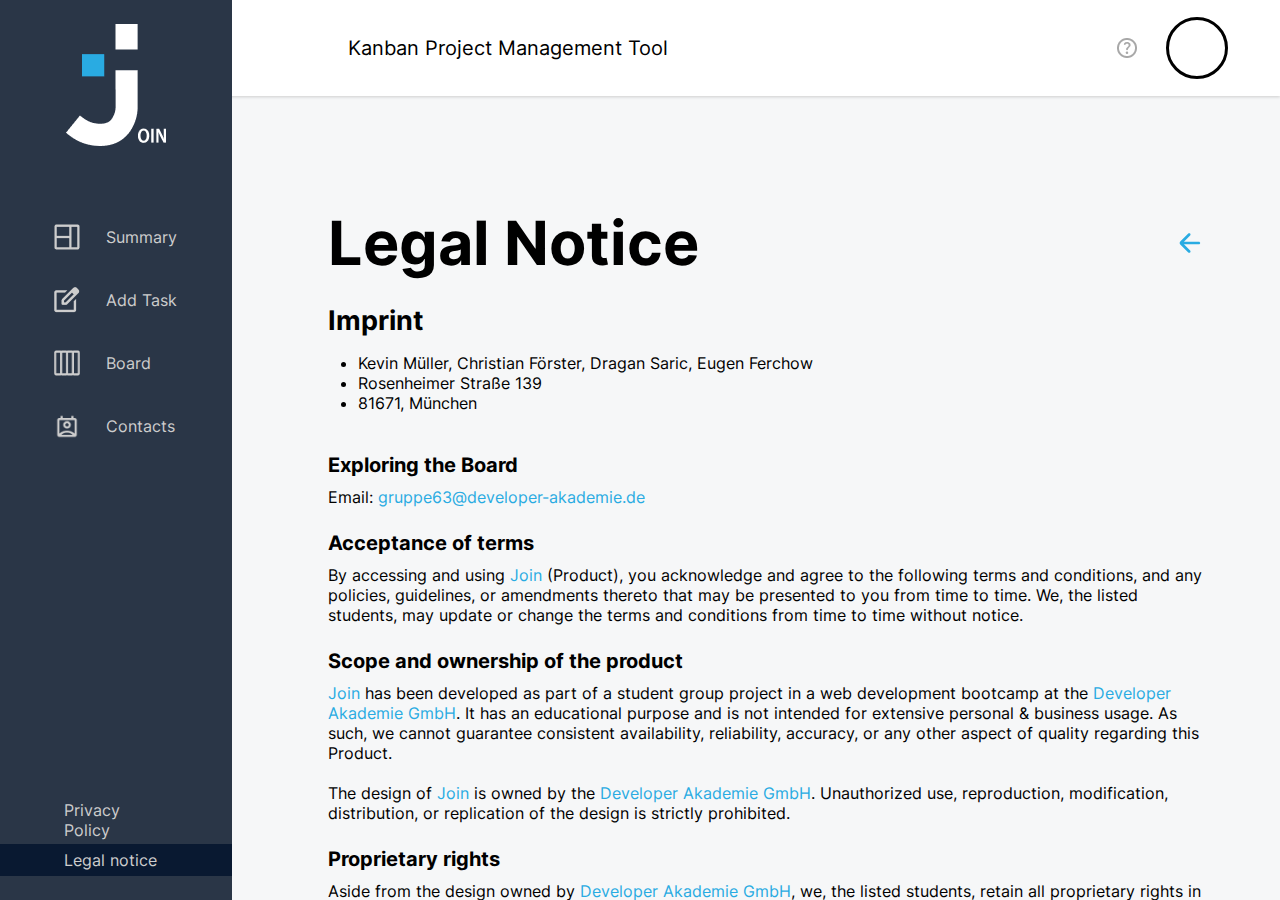
<file: legal-notice.html>
<!DOCTYPE html>
<html lang="en">

<head>
    <meta charset="UTF-8">
    <meta name="viewport" content="width=device-width, initial-scale=1.0">
    <title>Join</title>
    <link rel="icon" type="image/x-icon" href="./assets/img/join_logo.png">
    <link rel="stylesheet" href="./styles/font.css">
    <link rel="stylesheet" href="./assets/templates/header.style.css">
    <link rel="stylesheet" href="./assets/templates/header.style-responsive.css">
    <link rel="stylesheet" href="./styles/legal-notice.css">
    <link rel="stylesheet" href="./styles/style.css">
    <script src="script.js" defer></script>
    <script src="./js/unregistered.js"></script>
</head>

<body onload="includeHTML();initUnregistered()">

    <header id="main-header" w3-include-html="assets/templates/header.html"></header>
    <main>
        <div class="legal-headline">
            <h2>Legal Notice</h2>
            <div onclick="navigateToBoard()">
                <svg width="22" height="20" viewBox="0 0 22 20" fill="none" xmlns="http://www.w3.org/2000/svg">
                    <path
                        d="M4.93725 8.66667H19.8333C20.5696 8.66667 21.1666 9.26362 21.1666 10C21.1666 10.7364 20.5696 11.3333 19.8333 11.3333H4.93725L11.1466 17.5427C11.6672 18.0633 11.6672 18.9074 11.1466 19.428C10.626 19.9486 9.78187 19.9486 9.26125 19.428L1.24746 11.4142C0.466415 10.6332 0.466417 9.36684 1.24747 8.58579L9.26125 0.571999C9.78187 0.0513788 10.626 0.0513796 11.1466 0.572C11.6672 1.09262 11.6672 1.93671 11.1466 2.45733L4.93725 8.66667Z"
                        fill="#29ABE2" />
                </svg>
            </div>
        </div>
        <div class="legal-text">
            <h3>Imprint</h3>
            <ul>
                <li>Kevin Müller, Christian Förster, Dragan Saric, Eugen Ferchow</li>
                <li>Rosenheimer Straße 139</li>
                <li>81671, München</li>
            </ul>
        </div>
        <div class="legal-text">
            <h4>Exploring the Board</h4>
            <span>Email:<a href="mailto:gruppe63@developer-akademie.de"> gruppe63@developer-akademie.de</a></span>
        </div>
        <div class="legal-text">
            <h4>Acceptance of terms</h4>
            <span>
                By accessing and using <a href="./index.html">Join</a> (Product), you acknowledge and agree to the
                following terms and conditions,
                and any policies, guidelines, or amendments thereto that may be presented to you from time to time. We,
                the listed students, may update or change the terms and conditions from time to time without
                notice.</span>
        </div>
        <div class="legal-text">
            <h4>Scope and ownership of the product</h4>
            <span>
                <a href="./index.html">Join</a> has been developed as part of a student group project in a web
                development bootcamp at the
                <a href="https://www.developerakademie.com">Developer Akademie GmbH</a>. It has an educational purpose
                and is
                not intended for extensive personal &
                business usage. As such, we cannot guarantee consistent availability, reliability, accuracy, or any
                other aspect of quality regarding this Product.
                <br>
                <br>
                The design of <a href="./index.html">Join</a> is owned by the
                <a href="https://www.developerakademie.com">Developer Akademie GmbH</a>. Unauthorized use, reproduction,
                modification, distribution, or replication of the design is strictly prohibited.</span>
        </div>
        <div class="legal-text">
            <h4>Proprietary rights</h4>
            <span>
                Aside from the design owned by <a href="https://www.developerakademie.com">Developer Akademie GmbH</a>,
                we, the listed students, retain all proprietary
                rights in <a href="./index.html">Join</a>, including any associated copyrighted material, trademarks,
                and other proprietary
                information. </span>
        </div>
        <div class="legal-text">
            <h4>Use of the product</h4>
            <span><a href="./index.html">Join</a> is intended to be used for lawful purposes only, in accordance with
                all applicable laws and
                regulations. Any use of Join for illegal activities, or to harass, harm, threaten, or intimidate another
                person, is strictly prohibited. You are solely responsible for your interactions with other users of
                <a href="./index.html">Join</a>.</span>
        </div>
        <div class="legal-text">
            <h4>Disclaimer of warranties and limitation of liability</h4>
            <span><a href="./index.html">Join</a> is provided "as is" without warranty of any kind, whether express or
                implied, including but not
                limited to the implied warranties of merchantability, fitness for a particular purpose, and
                non-infringement. In no event will we, the listed students, or the
                <a href="https://www.developerakademie.com">Developer Akademie GmbH</a>, be liable for any
                direct, indirect, incidental, special, consequential or exemplary damages, including but not limited to,
                damages for loss of profits, goodwill, use, data, or other intangible losses, even if we have been
                advised of the possibility of such damages, arising out of or in connection with the use or performance
                of <a href="./index.html">Join</a>. </span>
        </div>
        <div class="legal-text">
            <h4>Indemnity</h4>
            <span> You agree to indemnify, defend and hold harmless us, the listed students, the <a
                    href="https://www.developerakademie.com">Developer Akademie GmbH</a>, and
                our affiliates, partners, officers, directors, agents, and employees, from and against any claim,
                demand, loss, damage, cost, or liability (including reasonable legal fees) arising out of or relating to
                your use of <a href="./index.html">Join</a> and/or your breach of this Legal Notice.
                <br><br>
                For any questions or notices, please contact us at <a href="mailto:gruppe63@developer-akademie.de">
                    gruppe63@developer-akademie.de</a>.
                <br><br>
                Date: December 6, 2023</span>
                <br><br>
        </div>
    </main>
</body>

</html>
</file>
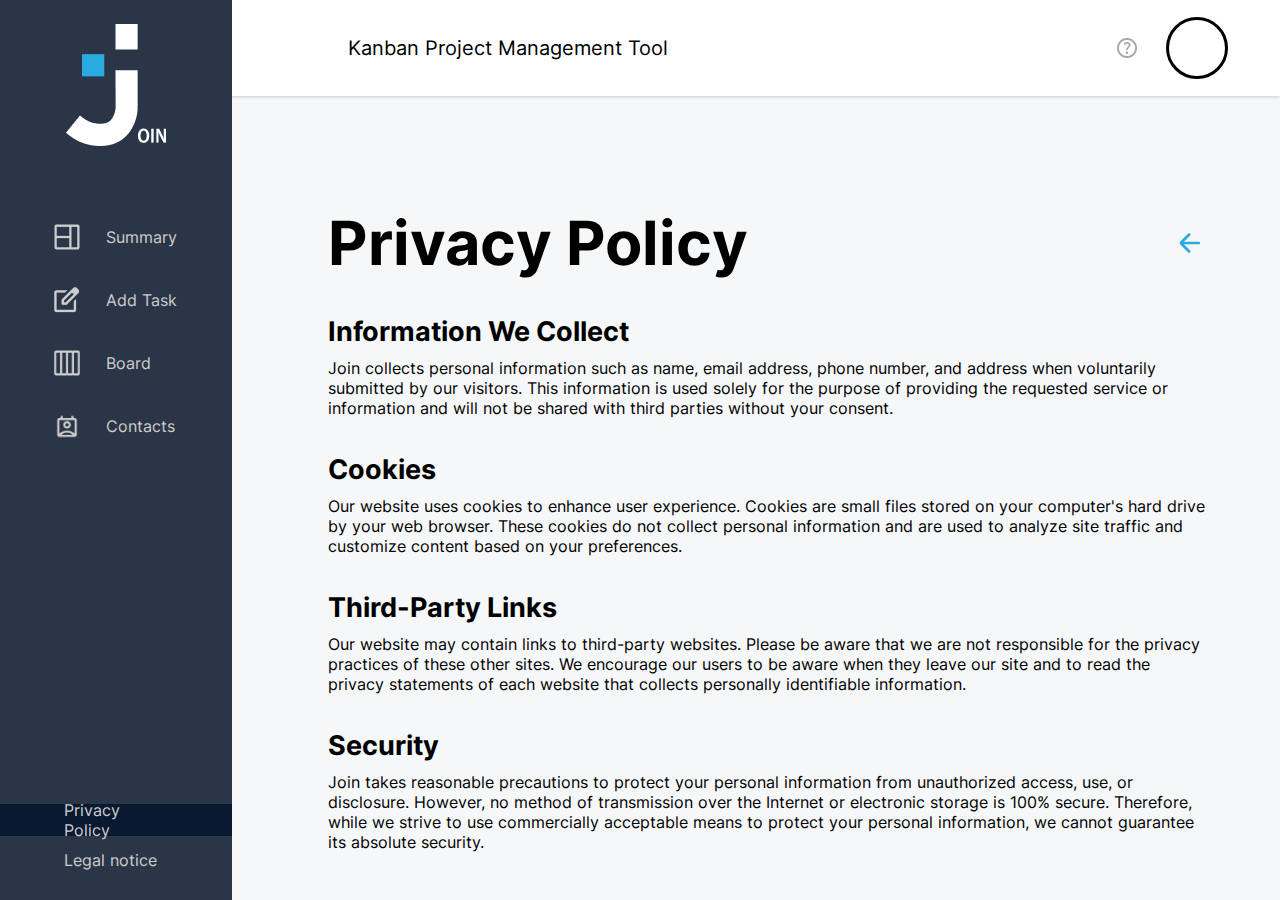
<file: privacy-policy.html>
<!DOCTYPE html>
<html lang="en">

<head>
    <meta charset="UTF-8">
    <meta name="viewport" content="width=device-width, initial-scale=1.0">
    <title>Join</title>
    <link rel="icon" type="image/x-icon" href="./assets/img/join_logo.png">
    <link rel="stylesheet" href="./styles/font.css">
    <link rel="stylesheet" href="./assets/templates/header.style.css">
    <link rel="stylesheet" href="./assets/templates/header.style-responsive.css">
    <link rel="stylesheet" href="./styles/privacy-policy.css">
    <link rel="stylesheet" href="./styles/style.css">
    <script src="script.js" defer></script>
    <script src="./js/unregistered.js"></script>
</head>

<body onload="includeHTML();initUnregistered()">

    <header id="main-header" w3-include-html="assets/templates/header.html"></header>
    <main>
        <div class="policy-headline">
            <h2>Privacy Policy</h2>
            <div onclick="navigateToBoard()">
                <svg width="22" height="20" viewBox="0 0 22 20" fill="none" xmlns="http://www.w3.org/2000/svg">
                    <path
                        d="M4.93725 8.66667H19.8333C20.5696 8.66667 21.1666 9.26362 21.1666 10C21.1666 10.7364 20.5696 11.3333 19.8333 11.3333H4.93725L11.1466 17.5427C11.6672 18.0633 11.6672 18.9074 11.1466 19.428C10.626 19.9486 9.78187 19.9486 9.26125 19.428L1.24746 11.4142C0.466415 10.6332 0.466417 9.36684 1.24747 8.58579L9.26125 0.571999C9.78187 0.0513788 10.626 0.0513796 11.1466 0.572C11.6672 1.09262 11.6672 1.93671 11.1466 2.45733L4.93725 8.66667Z"
                        fill="#29ABE2" />
                </svg>
            </div>
        </div>
        <div class="policy-text">
            <h4>Information We Collect</h4>
            <span>Join collects personal information such as name, email address, phone number, and address
                when voluntarily submitted by our visitors. This information is used solely for the purpose of providing
                the requested service or information and will not be shared with third parties without your
                consent.</span>
        </div>
        <div class="policy-text">
            <h4>Cookies</h4>
            <span>Our website uses cookies to enhance user experience. Cookies are small files stored on your computer's
                hard drive by your web browser. These cookies do not collect personal information and are used to
                analyze site traffic and customize content based on your preferences.</span>
        </div>
        <div class="policy-text">
            <h4>Third-Party Links</h4>
            <span>Our website may contain links to third-party websites. Please be aware that we are not responsible for
                the privacy practices of these other sites. We encourage our users to be aware when they leave our site
                and to read the privacy statements of each website that collects personally identifiable
                information.</span>
        </div>
        <div class="policy-text">
            <h4>Security</h4>
            <span>Join takes reasonable precautions to protect your personal information from unauthorized
                access, use, or disclosure. However, no method of transmission over the Internet or electronic storage
                is 100% secure. Therefore, while we strive to use commercially acceptable means to protect your personal
                information, we cannot guarantee its absolute security.</span>
        </div>
        <div class="policy-text">
            <h4>Changes to This Privacy Policy</h4>
            <span>Join reserves the right to modify this privacy policy at any time. Any changes will be
                reflected on this page. We encourage you to review this Privacy Policy periodically to stay informed
                about how we are protecting the personal information we collect.</span>
        </div>
        <div class="policy-text">
            <h4>Contact Us</h4>
            <span>If you have any questions or concerns about this Privacy Policy, please contact us at gruppe63@developer-akademie.de.</span>
        </div>
    </main>

</body>

</html>
</file>
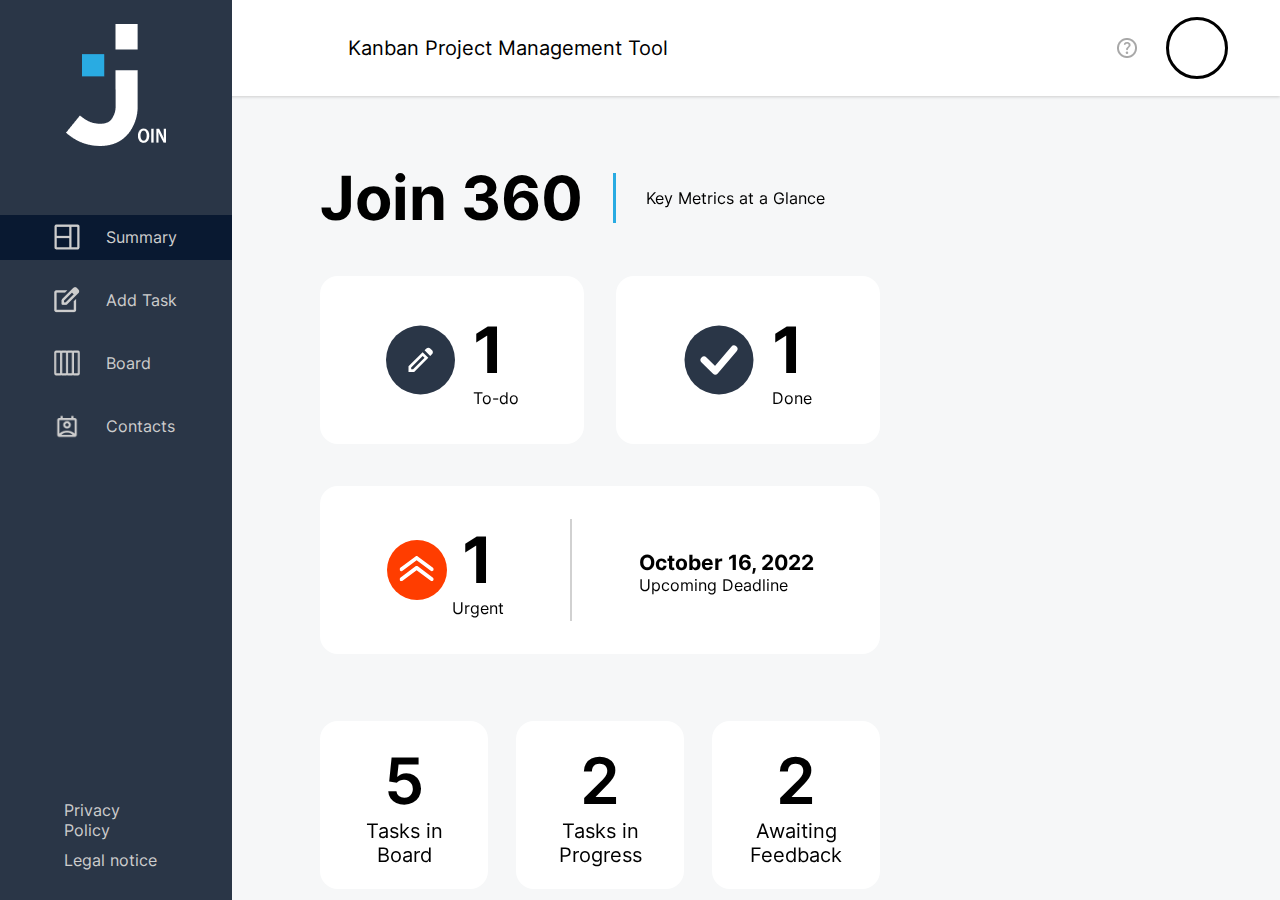
<file: summary.html>
<!DOCTYPE html>
<html lang="en">

<head>
    <meta charset="UTF-8">
    <meta name="viewport" content="width=device-width, initial-scale=1.0">
    <title>Join</title>
    <link rel="icon" type="image/x-icon" href="./assets/img/join_logo.png">
    <link rel="stylesheet" href="./styles/font.css">
    <script src="script.js"></script>
    <script src="./js/summary.js"></script>
    <script src="./js/addTask.js"></script>
    <script src="./js/board.js"></script>
    <script src="./js/register_login.js"></script>
    <link rel="stylesheet" href="./assets/templates/header.style.css">
    <link rel="stylesheet" href="./assets/templates/header.style-responsive.css">
    <link rel="stylesheet" href="./styles/summary.css">
    <link rel="stylesheet" href="./styles/summary-responsive.css">
    <link rel="stylesheet" href="./styles/style.css">

</head>

<body onload="includeHTML(), renderSummeryTasks(), initRegisteredContacts(), GreetingDependTime()">

    <header id="main-header" w3-include-html="./assets/templates/header.html"></header>


    <div class="main-sum-cont">

        <div class="join360-cont">
            <h1>
                Join 360
            </h1>

            <div class="blue-line"></div>
            <p>Key Metrics at a Glance</p>

        </div>

        <div class="tasks-overall-cont">

            <div class="summary-cont">

                <div class="tasks-main-cont">
                    <div class="todo-done-cont">
                        <a href="board.html">
                            <div class="task1-cont"><svg width="69" height="70" viewBox="0 0 69 70" fill="none"
                                    xmlns="http://www.w3.org/2000/svg">
                                    <circle class="pencil-circle-white" cx="34.5" cy="35" r="34.5" fill="#2A3647" />
                                    <mask id="mask0_126747_6084" style="mask-type:alpha" maskUnits="userSpaceOnUse"
                                        x="18" y="19" width="33" height="32">
                                        <rect x="18.5" y="19" width="32" height="32" fill="#D9D9D9" />
                                    </mask>
                                    <g mask="url(#mask0_126747_6084)">
                                        <path class="pencil-hover"
                                            d="M25.1667 44.3332H27.0333L38.5333 32.8332L36.6667 30.9665L25.1667 42.4665V44.3332ZM44.2333 30.8998L38.5667 25.2998L40.4333 23.4332C40.9444 22.9221 41.5722 22.6665 42.3167 22.6665C43.0611 22.6665 43.6889 22.9221 44.2 23.4332L46.0667 25.2998C46.5778 25.8109 46.8444 26.4276 46.8667 27.1498C46.8889 27.8721 46.6444 28.4887 46.1333 28.9998L44.2333 30.8998ZM42.3 32.8665L28.1667 46.9998H22.5V41.3332L36.6333 27.1998L42.3 32.8665Z"
                                            fill="white" />
                                    </g>
                                </svg>
                                <div class="task-number"><span id="tasks_number_to_do">1</span>
                                    <div>To-do</div>
                                </div>
                            </div>
                        </a>


                        <a href="board.html">
                            <div class="task2-cont">
                                <svg width="70" height="70" viewBox="0 0 70 70" fill="none"
                                    xmlns="http://www.w3.org/2000/svg">
                                    <circle class="circle-task2" cx="35" cy="35" r="34.5" fill="#2A3647" />
                                    <path class="hook-task2" d="M20.0283 35.0001L31.2571 46.0662L49.9717 23.9341"
                                        stroke="white" stroke-width="7" stroke-linecap="round"
                                        stroke-linejoin="round" />
                                </svg>
                                <div class="task-number"><span id="tasks_number_done">1</span>
                                    <div>Done</div>
                                </div>

                            </div>
                        </a>

                    </div>


                    <div class="deadline-help-hover-cont">
                        <a href="board.html">
                            <div class="deadline-cont">

                                <div class="urgent-count">
                                    <svg width="60" height="60" viewBox="0 0 60 60" fill="none"
                                        xmlns="http://www.w3.org/2000/svg">
                                        <circle cx="30" cy="30" r="30" fill="#FF3D00" />
                                        <g clip-path="url(#clip0_126747_5748)">
                                            <path
                                                d="M44.8709 41.1626C44.4699 41.1633 44.0792 41.0337 43.7563 40.7929L29.6511 30.263L15.5458 40.7929C15.3478 40.941 15.1229 41.0482 14.8839 41.1084C14.645 41.1685 14.3966 41.1805 14.1531 41.1435C13.9096 41.1066 13.6757 41.0214 13.4647 40.893C13.2536 40.7645 13.0697 40.5953 12.9233 40.3949C12.777 40.1945 12.6711 39.9669 12.6116 39.7251C12.5522 39.4832 12.5404 39.2319 12.5769 38.9855C12.6507 38.4878 12.9168 38.0402 13.3167 37.7411L28.5365 26.3677C28.8591 26.126 29.2498 25.9956 29.6511 25.9956C30.0524 25.9956 30.4431 26.126 30.7657 26.3677L45.9855 37.7411C46.3033 37.9781 46.5389 38.3106 46.6588 38.6912C46.7788 39.0718 46.7768 39.481 46.6532 39.8604C46.5296 40.2398 46.2907 40.57 45.9706 40.8039C45.6506 41.0377 45.2657 41.1633 44.8709 41.1626Z"
                                                fill="white" />
                                            <path
                                                d="M44.8708 31.2109C44.4697 31.2116 44.0791 31.082 43.7562 30.8413L29.651 20.3114L15.5457 30.8413C15.1458 31.1404 14.6448 31.2665 14.153 31.1919C13.6612 31.1172 13.2188 30.8479 12.9232 30.4432C12.6276 30.0385 12.503 29.5315 12.5768 29.0339C12.6506 28.5362 12.9167 28.0885 13.3166 27.7894L28.5364 16.416C28.859 16.1744 29.2497 16.0439 29.651 16.0439C30.0523 16.0439 30.443 16.1744 30.7655 16.416L45.9854 27.7894C46.3031 28.0264 46.5388 28.359 46.6587 28.7396C46.7786 29.1202 46.7767 29.5294 46.6531 29.9088C46.5295 30.2882 46.2906 30.6184 45.9705 30.8522C45.6505 31.0861 45.2656 31.2116 44.8708 31.2109Z"
                                                fill="white" />
                                        </g>
                                        <defs>
                                            <clipPath id="clip0_126747_5748">
                                                <rect width="34.186" height="25.1163" fill="white"
                                                    transform="translate(12.5581 16.0464)" />
                                            </clipPath>
                                        </defs>
                                    </svg>
                                    <div class="count-cont">
                                        <span class="urgent-count" id="tasks_number_urgent">1</span>
                                        <span class="urgent">Urgent</span>
                                    </div>


                                </div>

                                <div class="grey-line"></div>

                                <div class="deadline-date-cont">
                                    <span class="date" id="next_urgent_task_date">October 16, 2022</span>
                                    <span class="upcom-deadline">Upcoming Deadline</span>
                                </div>


                            </div>
                        </a>

                    </div>



                    <div class="tasks-overview-cont">


                        <div class="tasks-in-board-help-hover-cont">
                            <a href="board.html">
                                <div class="tasks-in-board-cont">
                                    <span class="tasks-amount-board" id="amount_of_tasks_in_board">5</span>
                                    <span class="tasks-in-board-span">Tasks in <br> Board</span>
                                </div>
                            </a>
                        </div>

                        <div class="tasks-in-board-help-hover-cont flex-center">
                            <a href="board.html">
                                <div class="tasks-in-board-cont">
                                    <span class="tasks-amount-board" id="tasks_in_progress">2</span>
                                    <span class="tasks-in-board-span">Tasks in <br> Progress</span>
                                </div>
                            </a>
                        </div>

                        <div class="tasks-in-board-help-hover-cont flex-end">
                            <a href="board.html">
                                <div class="tasks-in-board-cont">
                                    <span class="tasks-amount-board" id="tasks_awaiting_feedback">2</span>
                                    <span class="tasks-in-board-span">Awaiting Feedback</span>
                                </div>
                            </a>
                        </div>


                    </div>


                </div>

                <div class="greetings-main-cont">

                    <span class="goodmorning-span" id="greeting-depent-time">Good morning,</span>
                    <div class="fullname">
                        <span class="usernamespan" id="logedInName"></span> <span class="usernamespan"
                            id="logedInLastname"></span>
                    </div>



                </div>

            </div>


        </div>



    </div>

    <div class="greeting-main-cont-responsive" id="greeting-main-cont-responsive">

        <span class="greeting-text-responsive" id="greetings-resposive-user"></span>
    </div>

</body>

</html>
</file>
<file: styles/font.css>
/* inter-100 - latin */
@font-face {
    font-display: swap;
    /* Check https://developer.mozilla.org/en-US/docs/Web/CSS/@font-face/font-display for other options. */
    font-family: 'Inter';
    font-style: normal;
    font-weight: 100;
    src: url('../assets/fonts/inter-v13-latin-100.woff2') format('woff2'),
        /* Chrome 36+, Opera 23+, Firefox 39+, Safari 12+, iOS 10+ */
        url('../assets/fonts/inter-v13-latin-100.ttf') format('truetype');
    /* Chrome 4+, Firefox 3.5+, IE 9+, Safari 3.1+, iOS 4.2+, Android Browser 2.2+ */
}

/* inter-200 - latin */
@font-face {
    font-display: swap;
    /* Check https://developer.mozilla.org/en-US/docs/Web/CSS/@font-face/font-display for other options. */
    font-family: 'Inter';
    font-style: normal;
    font-weight: 200;
    src: url('../assets/fonts/inter-v13-latin-200.woff2') format('woff2'),
        /* Chrome 36+, Opera 23+, Firefox 39+, Safari 12+, iOS 10+ */
        url('../assets/fonts/inter-v13-latin-200.ttf') format('truetype');
    /* Chrome 4+, Firefox 3.5+, IE 9+, Safari 3.1+, iOS 4.2+, Android Browser 2.2+ */
}

/* inter-300 - latin */
@font-face {
    font-display: swap;
    /* Check https://developer.mozilla.org/en-US/docs/Web/CSS/@font-face/font-display for other options. */
    font-family: 'Inter';
    font-style: normal;
    font-weight: 300;
    src: url('../assets/fonts/inter-v13-latin-300.woff2') format('woff2'),
        /* Chrome 36+, Opera 23+, Firefox 39+, Safari 12+, iOS 10+ */
        url('../assets/fonts/inter-v13-latin-300.ttf') format('truetype');
    /* Chrome 4+, Firefox 3.5+, IE 9+, Safari 3.1+, iOS 4.2+, Android Browser 2.2+ */
}

/* inter-regular - latin */
@font-face {
    font-display: swap;
    /* Check https://developer.mozilla.org/en-US/docs/Web/CSS/@font-face/font-display for other options. */
    font-family: 'Inter';
    font-style: normal;
    font-weight: 400;
    src: url('../assets/fonts/inter-v13-latin-regular.woff2') format('woff2'),
        /* Chrome 36+, Opera 23+, Firefox 39+, Safari 12+, iOS 10+ */
        url('../assets/fonts/inter-v13-latin-regular.ttf') format('truetype');
    /* Chrome 4+, Firefox 3.5+, IE 9+, Safari 3.1+, iOS 4.2+, Android Browser 2.2+ */
}

/* inter-500 - latin */
@font-face {
    font-display: swap;
    /* Check https://developer.mozilla.org/en-US/docs/Web/CSS/@font-face/font-display for other options. */
    font-family: 'Inter';
    font-style: normal;
    font-weight: 500;
    src: url('../assets/fonts/inter-v13-latin-500.woff2') format('woff2'),
        /* Chrome 36+, Opera 23+, Firefox 39+, Safari 12+, iOS 10+ */
        url('../assets/fonts/inter-v13-latin-500.ttf') format('truetype');
    /* Chrome 4+, Firefox 3.5+, IE 9+, Safari 3.1+, iOS 4.2+, Android Browser 2.2+ */
}

/* inter-600 - latin */
@font-face {
    font-display: swap;
    /* Check https://developer.mozilla.org/en-US/docs/Web/CSS/@font-face/font-display for other options. */
    font-family: 'Inter';
    font-style: normal;
    font-weight: 600;
    src: url('../assets/fonts/inter-v13-latin-600.woff2') format('woff2'),
        /* Chrome 36+, Opera 23+, Firefox 39+, Safari 12+, iOS 10+ */
        url('../assets/fonts/inter-v13-latin-600.ttf') format('truetype');
    /* Chrome 4+, Firefox 3.5+, IE 9+, Safari 3.1+, iOS 4.2+, Android Browser 2.2+ */
}

/* inter-700 - latin */
@font-face {
    font-display: swap;
    /* Check https://developer.mozilla.org/en-US/docs/Web/CSS/@font-face/font-display for other options. */
    font-family: 'Inter';
    font-style: normal;
    font-weight: 700;
    src: url('../assets/fonts/inter-v13-latin-700.woff2') format('woff2'),
        /* Chrome 36+, Opera 23+, Firefox 39+, Safari 12+, iOS 10+ */
        url('../assets/fonts/inter-v13-latin-700.ttf') format('truetype');
    /* Chrome 4+, Firefox 3.5+, IE 9+, Safari 3.1+, iOS 4.2+, Android Browser 2.2+ */
}

/* inter-800 - latin */
@font-face {
    font-display: swap;
    /* Check https://developer.mozilla.org/en-US/docs/Web/CSS/@font-face/font-display for other options. */
    font-family: 'Inter';
    font-style: normal;
    font-weight: 800;
    src: url('../assets/fonts/inter-v13-latin-800.woff2') format('woff2'),
        /* Chrome 36+, Opera 23+, Firefox 39+, Safari 12+, iOS 10+ */
        url('../assets/fonts/inter-v13-latin-800.ttf') format('truetype');
    /* Chrome 4+, Firefox 3.5+, IE 9+, Safari 3.1+, iOS 4.2+, Android Browser 2.2+ */
}

/* inter-900 - latin */
@font-face {
    font-display: swap;
    /* Check https://developer.mozilla.org/en-US/docs/Web/CSS/@font-face/font-display for other options. */
    font-family: 'Inter';
    font-style: normal;
    font-weight: 900;
    src: url('../assets/fonts/inter-v13-latin-900.woff2') format('woff2'),
        /* Chrome 36+, Opera 23+, Firefox 39+, Safari 12+, iOS 10+ */
        url('../assets/fonts/inter-v13-latin-900.ttf') format('truetype');
    /* Chrome 4+, Firefox 3.5+, IE 9+, Safari 3.1+, iOS 4.2+, Android Browser 2.2+ */
}
</file>
<file: styles/animation.css>
.animation-main-cont {
    position: absolute;
    display: flex;
    height: 100vh;
    width: 100%;
  }

  .change-height {
    animation: change-height 2s ease-in-out forwards;
  }

  @keyframes change-height {
    from {
      height: 100vh;
    }
    to {
      height: 0vh;
    }
  }

  .change-logo-color {
    animation: change-logo-color 1s ease-in-out forwards;
  }

  @keyframes change-logo-color {
    from {
      fill: white;
    }
    to {
      fill: var(--button-color);
    }
  }

  .change-background-color {
    animation: change-background-color 2s ease-in-out;
  }

  @keyframes change-background-color {
    from {
      background-color: var(--button-color);
    }
    to {
      background-color: var(--background-color-site);
    }
  }

  @keyframes move-logo {
    from {
      top: 50%;
      left: 50%;
      width: 300px;
      height: 400px;
    }
    to {
      top: 100px;
      left: 100px;
      width: 100px;
      height: 120px;
    }
  }
</file>
<file: styles/style.css>
:root {
  --background-color-site: #f6f7f8;
  --button-color: #2a3647;
  --light-grey: #d1d1d1;
  --light-blue: #29abe2;
  --button-selected: #091931;
  --topic-user: #0038ff;
  --topic-technical: #1fd7c1;
  --Logout-font-color: #cdcdcd;
}

body {
  width: 100%;
  margin: 0;
  font-family: "Inter", sans-serif;
  height: 100vh;
  background-color: var(--background-color-site);
  position: relative;
  overflow: hidden;
}

::-webkit-scrollbar {
  width: 10px;
}

::-webkit-scrollbar-thumb {
  background: #a8a8a8;
  border-radius: 5px;
}

::-webkit-scrollbar-thumb:hover {
  background: #9e9e9e;
}

::-webkit-scrollbar-button {
  background-color: white;
  background-size: 10px 5px;
  background-repeat: no-repeat;
  background-position: center center;
  height: 10px;
  width: 10px;
}

::-webkit-scrollbar-button:end:increment {
  background-image: url(../assets/img/scrollbar-down.png);
}

::-webkit-scrollbar-button:start:decrement {
  background-image: url(../assets/img/scrollbar-up.png);
}

.d-none {
  display: none !important;
}

.pointer {
  cursor: pointer;
}

.user-color-one {
  background-color: #ff7a00;
}

.user-color-two {
  background-color: #ff5eb3;
}

.user-color-three {
  background-color: #6e52ff;
}

.user-color-four {
  background-color: #9327ff;
}

.user-color-five {
  background-color: #00bee8;
}

.user-color-six {
  background-color: #1fd7c1;
}

.user-color-seven {
  background-color: #ff745e;
}

.user-color-eight {
  background-color: #fc71ff;
}

.user-color-nine {
  background-color: #fc71ff;
}

.user-color-ten {
  background-color: #ffc701;
}

.user-color-eleven {
  background-color: #0038ff;
}

.user-color-twelve {
  background-color: #c3ff2b;
}

.user-color-thirteen {
  background-color: #ffe62b;
}

.user-color-fourteen {
  background-color: #ff4646;
}

.user-color-fifteen {
  background-color: #ffbb2b;
}

@keyframes encrease-opacity {
  from {
    opacity: 0;
  }
  to {
    opacity: 1;
  }
}

.feedback-black-cont {
  height: 100vh;
  width: 100%;
  background-color: black;
  position: absolute;
  top: 0;
  opacity: 0.1;
  display: none;
}

.feedback-cont {
  width: 312px;
  height: 74px;
  border-radius: 20px;
  position: absolute;
  top: 150%;
  left: 50%;
  transform: translate(-50%, -50%);
  background-color: var(--button-color);
  display: flex;
  justify-content: center;
  align-items: center;
  color: #ffffff;
  font-size: 20px;
  transition: 0.3s;
}

#LandscapeModeOverlayDiv {
  z-index: 9999;
  top: 0;
  width: 100%;
  height: 100%;
  position: fixed;
  background-color: #eeeeee;
}

#LandscapeModeOverlayDiv h3 {
  font-weight: 400;
}

.turn-device-conatainer {
  width: 100%;
  height: 100%;
  display: flex;
  justify-content: center;
  align-items: center;
  flex-direction: column;
}

.turn-device-svg-container {
  display: flex;
  justify-content: center;
}

.turn-device-conatainer svg {
  width: 60%;
}
</file>
<file: styles/index-responsive.css>
#inputRequired, #inputRequiredLogIn{
  align-self: flex-start;
  padding: 0px 0px 8px 8px;
  color: 	#ff2f47;
}

@media(max-width:668px) {

    .login-main-cont {
        justify-content: center;
      }
  
      .login-top-cont {
          justify-content: center !important;
          padding: 0px !important;
          order: 2;
      }
  
      .login-cont{
          order: 1;
          width: 396px !important;
          height: 515px !important;
          justify-content: space-evenly;
      }
  
      
      .login-rights-cont {
          bottom: 22px;
      }
  
      .login-headline span {
          font-size: 47px !important;
      }
  
      .line {
          width: 88px !important;
      }

      .signup-cont span {
        font-size: 16px !important;
      }

      .signup-cont {
        margin-top: 60px;
      }
  
      .login-headline {
          height: 73px !important;
          margin-bottom: 0;
          margin-top: 0;
      }
  
      .login-buttons-cont {
          flex-direction: column;
          margin-bottom: 0px;
          width: 180px !important;
          height: 123px !important;
          justify-content: space-around !important;
          align-items: unset !important;
      }
      
      .loginbutton {
          width: 180px !important;
          height: 51px !important;
          margin-right: 0px;
      }
  
      .loginguestbutton {
          width: 180px;
          height: 51px !important;
          margin-left: 0px !important;
      }
  
      .animation-img {
          width: 100px;
          height: 121px;
      }
  
      @keyframes move-logo {
          from {
            top: 50%;
            left: 50%;
            width: 100px;
            height: 121px;
          }
        
          to {
            top: 60px;
            left: 60px;
            width: 64px;
            height: 78px;
          }
        }
  
        .reg-cont {
          width: 396px;
          height: 595px;
        }
  
        .input-field {
          width: 364px !important;
          height: 48px !important;
          background-position-x: 330px !important;
        }
  
        .reg-headline-with-back-btn span {
          font-size: 47px;
        }
  
        .reg-headline {
          margin-bottom: 0;
          margin-top: 0;
          justify-content: space-evenly;
        }
  
        .form-cont {
          display: contents;
        }
        
        .checkbox-cont {
          width: unset; 
          margin-left: 0;
        }

        .reg-cont {
            width: 396px !important;
            height: 595px !important;
        }

        .line {
            margin-top: 8px;
        }
  
  }

  @media(max-width:427px) {


    .login-cont {
        width: 280px !important;
    }

    .input-field {
        width: 230px !important;
        height: 40px !important;
        background-position-x: 195px !important
    }

    .login-headline {
        height: 60px
    }

    .login-headline span {
        font-size: 37px !important;
    }

    .checkbox-cont {
        margin: 0 0 15px 39px !important;
    }

    .reg-cont {
        width: 280px !important;
    }

    .reg-headline-with-back-btn span {
        font-size: 37px;
    }

  }

  @media(max-height:670px) {


    .login-main-cont{
      padding-top: 20px;
  
    }
  
    .login-rights-cont {
      bottom: 0px !important;
    }
  
    .login-headline span {
      font-size: 37px;
    }
  
    .loginemail {
      height: 40px;
    }
  
    .loginpassword {
      height: 40px;
    }
  
    .login-cont {
      height: 390px !important;
    }
  
    .login-top-cont {
      padding: 10px 0px 138px 0px;
    }
  
    .signup-button {
      width: 80px;
      height: 40px;
    }
  
    .signup-cont span {
      font-size: 16px;
    }

    .signup-cont {
        margin-top: 30px;
      }
  
    .checkbox-cont {
      margin-bottom: 0;
    }

    .reg-cont {
        height: 480px !important;
    }

    .reg-headline {
        margin: 63px 0 24px !important;
    }
  
  }
</file>
<file: styles/index.css>
.animation-img {
    width: 100px;
    height: 120px;
    object-fit: contain;
    position: absolute;
    top: 50%;
    left: 50%;
    z-index: 999;
    transform: translate(-50%, -50%);
    animation: move-logo 1s ease-in-out forwards;
  }


  .input-field {
    width: 422px;
    height: 48px;
    border: 2px solid var(--light-grey);
    border-radius: 10px;
    font-size: 20px;
    margin-bottom: 24px;
    padding: 12px 21px;
    box-sizing: border-box;
  }

  #email {
    background: url(../assets/img/mail.png) no-repeat 100%;
    background-position-x: 370px;
  }

  #password {
    background: url(../assets/img/lock.png) no-repeat 100%;
    background-position-x: 370px;
  }

  #name-reg {
    background: url(../assets/img/person.png) no-repeat 100%;
    background-position-x: 370px;
  }

  #email-reg {
    background: url(../assets/img/mail.png) no-repeat 100%;
    background-position-x: 370px;
  }

 #password-reg {
  background: url(../assets/img/lock.png) no-repeat 100%;
  background-position-x: 370px;
 }

 #rep-password-reg {
  background: url(../assets/img/lock.png) no-repeat 100%;
  background-position-x: 370px;
 }

  .login-top-cont {
    display: flex;
    justify-content: end;
    padding: 80px;
  }

  .login-top-cont img {
    width: 100px;
    height: 120px;
    display: none;
  }

  .signup-button {
    background-color: var(--button-color);
    width: 100px;
    height: 50px;
    border-radius: 8px;
    display: flex;
    justify-content: center;
    align-items: center;
    color: white;
    margin-left: 16px;
    cursor: pointer;
    transition: 0.1s;
  }

  .signup-button:hover {
    background-color: var(--light-blue);
    box-shadow: rgb(0 0 0 / 20%) 1px 3px 5px 1px;
  }

  .signup-cont {
    display: flex;
    height: fit-content;
    align-items: center;
  }

  .signup-cont span {
    font-size: 20px;
  }

  .login-main-cont {
    display: flex;
    height: 100vh;
    flex-direction: column;
    background-color: var(--background-color-site);
  }

  .login-rights-cont {
    width: 235px;
    height: 30px;
    margin: 0 auto;
    display: flex;
    justify-content: space-between;
    align-items: center;
    color: var(--light-grey);
    margin-top: 120px;
    bottom: 40px;
    left: 50%;
    position: absolute;
    transform: translate(-50%, -50%);
  }

  .login-rights-cont a {
    color: var(--light-grey);
    text-decoration: none;
    transition: 0.1s;
  }

  .login-rights-cont a:hover {
    font-weight: 700;
    color: var(--light-blue);
  }

  .login-cont {
    display: flex;
    border-radius: 30px;
    justify-content: center;
    flex-direction: column;
    align-items: center;
    width: 652px;
    height: 493px;
    margin: 0 auto;
    background-color: white;
  }

  .login-headline {
    width: 315px;
    height: 89px;
    color: rgb(0, 0, 0);
    display: flex;
    justify-content: center;
    font-size: 61px;
    font-family: Inter;
    font-weight: 700;
    display: flex;
    flex-direction: column;
    justify-content: space-between;
    align-items: center;
    margin: 32px 0px 24px;
  }

  .line {
    width: 150px;
    height: 3px;
    background-color: var(--light-blue);
  }

  form {
    display: flex;
    justify-content: center;
    align-items: center;
    flex-direction: column;
  }

  .loginemail:focus {
    outline: 2px solid var(--light-blue);
  }

  .loginname:focus {
    outline: 2px solid var(--light-blue);
  }

  .reg-cont {
    display: flex;
    border-radius: 30px;
    justify-content: center;
    flex-direction: column;
    align-items: center;
    width: 599px;
    height: 630px;
    margin: 0 auto;
    background-color: white;
  }

  .disable-btn {
    opacity: 0.5;
    cursor:auto !important;
    background-color: grey;
  }

  .disable-btn:hover {
    background-color: grey !important;
    box-shadow:none !important;
  }

  .reg-headline {
    width: 100%;
    height: 120px;
    color: rgb(0, 0, 0);
    display: flex;
    justify-content: center;
    font-size: 61px;
    font-weight: 700;
    flex-direction: column;
    justify-content: space-between;
    align-items: center;
    margin: 32px 0 24px;
  }

  .reg-headline-with-back-btn {
    width: 100%;
    display: flex;
    justify-content: space-evenly;
  }

  .reg-headline-with-back-btn img {
    object-fit: contain;
    cursor: pointer;
  }

  .reg-rights-cont {
    width: 235px;
    height: 30px;
    margin: 0 auto;
    display: flex;
    justify-content: space-between;
    align-items: center;
    color: var(--light-grey);
    margin-top: 120px;
    box-sizing: border-box;
  }

  .input-field:focus {
    outline: 2px solid var(--light-blue)
  }

  ::placeholder {
    color: var(--light-grey);
    opacity: 1;
  }

  .checkbox-cont {
    width: 100%;
    margin: 0 0 40px 39px;
  }

  .login-buttons-cont {
    display: flex;
    justify-content: center;
    align-items: center;
    margin-bottom: 32px;
  }

  .loginbutton {
    width: 110px;
    height: 48px;
    background-color: var(--button-color);
    border-radius: 8px;
    display: flex;
    justify-content: center;
    align-items: center;
    color: white;
    font-size: 21px;
    font-weight: 700;
    margin-right: 16px;
    cursor: pointer;
    transition: 0.3s;
    border: unset;
  }

  .loginbutton:hover {
    background-color: var(--light-blue);
    box-shadow: rgb(0 0 0 / 20%) 1px 3px 5px 1px;
  }

  .loginbutton:disabled {
    background-color: grey;
    cursor: auto;
  }

  .loginguestbutton {
    color: var(--button-color);
    width: 180px;
    height: 46px;
    background-color: #ffffff;
    border: solid 1px var(--button-color);
    border-radius: 8px;
    display: flex;
    justify-content: center;
    align-items: center;
    font-size: 21px;
    font-weight: 700;
    margin-left: 16px;
    cursor: pointer;
    transition: 0.1s;
    box-sizing: border-box;
  }

  .loginguestbutton:hover {
    border: solid 2px var(--light-blue);
    box-shadow: rgb(0 0 0 / 20%) 1px 3px 5px 1px;
    color: var(--light-blue);
  }

  .text-decoration-none {
    text-decoration: none;
  }

  .checkbox-cont {
    display: flex;
    align-items: center;
  }

  .checkbox-cont span {
    margin-left: 8px;
  }

  .checkboxlabel {
    display: block;
    position: relative;
    padding-left: 35px;
    margin-bottom: 12px;
    -webkit-user-select: none;
    -moz-user-select: none;
    -ms-user-select: none;
    user-select: none;
  }

  .logincheckbox {
    position: absolute;
    opacity: 0;
    cursor: pointer;
  }

  .checkmark {
    position: absolute;
    top: 0;
    left: 0;
    height: 14px;
    width: 14px;
    background-color: #ffffff;
    border-radius: 3px;
    cursor: pointer;
    border: 2px solid var(--button-color) !important;
  }

  .checkboxlabel input:checked~.checkmark {
    background-color: #000000;
  }

  .checkmark:after {
    content: "";
    position: absolute;
    display: none;
  }

  .checkboxlabel input:checked~.checkmark:after {
    display: block;
  }

  .checkboxlabel .checkmark:after {
    left: 4px;
    top: 0px;
    width: 4px;
    height: 10px;
    border: solid white;
    border-width: 0 3px 3px 0;
    -webkit-transform: rotate(45deg);
    -ms-transform: rotate(45deg);
    transform: rotate(45deg);
  }

  .checkboxlabel span a {
    cursor: pointer;
    color: var(--light-blue);
  }

  .checkboxlabel span a:hover {
    text-decoration: underline;
  }

  .privacy-cont {
    display: flex;
    justify-content: space-around;
    align-items: center;
    font-size: 16px;
    margin-right: 16px;
  }

  .privacy-cont span {
    cursor: pointer;
  }

  .ecrease-opacity {
    animation: encrease-opacity 1s ease-in-out forwards;
  }
</file>
<file: assets/templates/header.style.css>
body {
    margin: 0;
    padding: 0;
}

.main-header {
    position: fixed;
    background-color: #2A3647;
    height: 100vh;
    width: 232px;
    display: flex;
    justify-content: center;
    flex-direction: column;
    justify-content: space-around;
    align-items: center;
    z-index: 1;
}

.menu {
    padding-bottom: 300px;
    width: -webkit-fill-available;
    width: -moz-available
}

.menu_buttons {
    margin-top: 18px;
    display: flex;
    align-items: center;
    justify-content: center;
    transition: 0.1s;
    height: 45px;
}

.menu_buttons:hover {
    background-color: #4c6ea1;
}

.menu_buttons div {
    width: 124px;
    display: flex;
    align-items: center;
}

.menu_buttons img {
    margin-right: 26px;
    width: 26px;
    height: 26px;

}

.main-header a {
    text-decoration: none;
    color: #CDCDCD;
    font-family: Inter;
}

.rights-cont {
    justify-content: center;
    align-items: center;
    display: flex;
    flex-direction: column;
    width: 100%;
}

.rights-links {
    display: flex;
    justify-content: center;
    margin-top: 8px;
    width: 100%;
    align-items: center;
    height: 32px;
}

.rights-links:hover {
    color: var(--light-blue);
}

.rights-links div {
    width: 105px;
}

.head-top {
    display: flex;
    justify-content: space-between;
    box-shadow: 0px 1px 3px 0px #CDCDCD;
    align-items: center;
    background-color: white;
    padding: 20px 40px 20px 348px;
}

.profil-loged-in-init{
    width: 56px;
    height: 56px;
    border-radius: 50%;
    border: solid 3px black;
    display: flex;
    align-items: center;
    justify-content: center;
    cursor: pointer;
  }

.profil-loged-in-init:hover {
    background-color: rgb(187, 187, 187);
}

.head-top span {
    font-size: 20px;
}

.logo-for-responive {
    display: none;
}

.head-top-right-side-cont {
    display: flex;
    align-items: center;
    width: 140px;
    height: 56px;
    justify-content:space-around;
}

.info-img-container {
    display: flex;
    width: 30px;
    height: 30px;
    justify-content: center;
    align-items: center;
}

.head-top-right-side-cont img {
    translate: 0.3ms;
    cursor: pointer;
    width: 20px;
    height: 20px;
    box-sizing: border-box;
}

.head-top-right-side-cont img:hover {
    width: 22px;
    height: 22px;
}

.user-initials {
    color: var(--light-blue);
    font-weight: 700;
}

.logout-info-menu-main-cont {
    width: 150px;
    height: 158px;
    background-color: var(--button-color);
    position: absolute;
    right: 20px;
    top: 96px;
    border-radius: 20px 0px 20px 20px;
    display: none;
    align-items: center;
    justify-content: center;
    flex-direction: column;
    font-size: 16px;
    z-index: 999;
}

.logout-inner-cont {
    width: 130px;
    height: 46px;
    display: flex;
    justify-content: center;
    align-items: center;
    color: var(--Logout-font-color);
    font-size: 16px;
    text-decoration: none;
}

.logout-inner-cont:hover {
    background-color: #4c6ea1;
    border-radius: 8px;
}

.logout-smaller-help-cont {
    width: 105px;
    height: 19px;
}

.logout-menu-animation-on {
    animation: menuOn 100ms ease-in-out forwards;
}

.logout-menu-animation-off {
    animation: menuOff 100ms ease-in-out forwards;
}

.help-for-responsive {
    display: none;
}
</file>
<file: assets/templates/header.style-responsive.css>
@media(max-width:1023px) {

    .main-header {
        position: absolute;
        bottom: 0px;
        left: 0px;
        right: 0px;
        height: 80px;
        width: unset;
        justify-content: unset;
        flex-direction: unset;
        justify-content: unset;
        align-items: unset;
        z-index: 2;
    }

    .logo-cont {
        display: none;
    }

    .rights-cont {
        display: none;
    }

    .menu {
        display: flex;
        padding-bottom: 0;
        justify-content: space-around;
        align-items: center;
    }

    .menu a {
        font-size: 14px;
        width: 80px;
        height: 76px;
        border-radius: 16px;
    }

    .menu_buttons {
        margin-top: 0;
    }

    .menu_buttons div {
        display: flex;
        flex-direction: column;
        justify-content: center;
    }

    .menu_buttons img {
        margin-right: 0;
        width: 22px;
        height: 22px;
    }

    .head-top {
        position: sticky;
        height: 80px;
        padding: 0;
        right: 0px;
        left: 0px;
        display: flex;
        flex-direction: row-reverse;
        justify-content: space-between;
        z-index: 300;
    }

    .info-img-container {
        display: none;
    }

    .head-top-headline {
        display: none;
    }

    .profil-loged-in-init {
        width: 40px;
        height: 40px;
        margin-right: 16px;
        order: 2;
    }

    .profil-loged-in-init span {
        font-size: 14px;
    }

    .logo-for-responive {
        display: block;
        margin-left: 16px;
        order: 1;
    }

    .logo-for-responive img {
        width: 32px;
        height: 39px;
        object-fit: contain;
    }

    .head-top-right-side-cont {
        width: 100%;
        justify-content: space-between;
    }

    .logout-info-menu-main-cont{
        top: 65px;
        right: 10px;

    }

    .logout-inner-cont {
        height: 35px;
        border-radius: 8px;
    }

    @keyframes menuOn {
        from {
            transform: translateX(500px)
        }

        to {
            transform: translateX(0px)
        }
      }


      @keyframes menuOff {
        from {
            transform: translateX(0px)

        }

        to {
            transform: translateX(500px)
        }
      }

      .help-for-responsive {
        display: flex;
      }

}
</file>
<file: styles/add-task.css>
.task-headline h1 {
  margin-block-start: 0;
  margin-block-end: 0;
  font-size: 61px;
  font-weight: 700;
  display: flex;
  gap: 1px;
  justify-content: flex-start;
}

.task-headline {
  display: flex;
  align-items: center;
  position: absolute;
  left: 328px;
  top: 206px;
  max-width: 1208px;
}

.addtask-btn,
.addtask-btn:hover {
  background-color: var(--button-selected);
}

.d-none {
  display: none;
}

.edit-subtask-field {
  display: flex;
  list-style-type: none;
  padding-inline-start: 0;
  position: relative;
}

.edit-subtask-field li {
  padding: 0;
}

.input-focus-required:focus-visible {
  outline-color: #ff001f !important;
}

.required-input-info {
  color: #ff8190;
  font-weight: 400;
  font-size: 12px;
}

.fill-btn-white path {
  fill: white;
}

.stroke-wht svg path {
  stroke: white;
}

.due-date-icon {
  position: absolute;
  top: 38px;
  right: 12px;
}

.active {
  color: var(--background-color-site);
  background-color: var(--button-color);
  border-radius: 10px;
}

.subtask-selected {
  background-color: #eeeeee;
  border-radius: 10px;
}

.show-subtasks {
  margin-block-start: 0;
  list-style-type: disc;
  margin-block-end: 0;
  padding-inline-start: 0;
}

.subtask-list-container ul {
  display: flex;
  align-items: center;
  justify-content: space-between;
}

.subtask-container {
  display: list-item;
  padding: 6px 16px;
}

.icon {
  display: flex;
  align-items: center;
  justify-content: center;
  width: 24px;
  height: 24px;
}

.icon:hover {
  border-radius: 50%;
  background-color: #eeeeee;
}

.changed-input-icons svg {
  min-height: 14px;
  min-width: 14px;
}

.border-1px {
  border: 1px solid black !important;
}

.add-subtask {
  display: flex;
  position: relative;
}

.svg-container {
  display: flex;
  justify-content: center;
  align-items: center;
}

.required-icon {
  color: #ff8190;
}

.svg-plusicon {
  right: 12px;
  position: absolute;
}

.icon-section {
  position: absolute;
  display: flex;
  justify-content: space-between;
  align-items: center;
  gap: 4px;
  right: 12px;
}

.divider-2 {
  width: 1px;
  height: 24px;
  background-color: #a8a8a8;
}

.svg-plusicon:hover {
  border-radius: 50%;
  background-color: #eeeeee;
}

.changed-input-icons {
  display: flex;
  justify-content: space-between;
  align-items: center;
  position: absolute;
  right: 12px;
  gap: 8px;
}

.prio-container label {
  box-shadow: 0px 0px 4px 0px #0000001a;
}

.radio-button:hover {
  box-shadow: 0px 4px 4px 0px #00000040;
}

.custom-select::placeholder,
.btn-color-bk {
  color: black;
}

.button-container {
  width: 100%;
  position: absolute;
  bottom: -230px;
  display: flex;
  justify-content: flex-end;
  align-items: center;
  gap: 16px;
}

.btn-bg {
  background-color: var(--button-color);
}

.btn-wht {
  background-color: var(--background-color-site);
  color: black;
}

.btn-wht:hover {
  border: 1px solid !important;
  border-color: var(--light-blue);
  color: var(--light-blue);
  box-shadow: 0px 10px 10px rgba(0, 0, 0, 0.5);
}

.btn-wht:hover svg path {
  stroke: var(--light-blue);
}

.btn-color-wht {
  color: white;
  font-weight: 700;
}

.btn-color-wht:hover {
  background-color: var(--light-blue);
  box-shadow: 0px 10px 10px rgba(0, 0, 0, 0.5);
  border: transparent;
}

.category-selection:hover {
  background-color: #eeeeee;
  width: 100%;
  border-radius: 10px;
}

.add-task-btn {
  height: 55px;
  padding: 16px;
  border-radius: 10px;
  font-size: 21px;
  display: flex;
  gap: 8px;
  align-self: start;
  justify-content: center;
  align-items: center;
  border: none;
  width: 183px;
  flex-wrap: nowrap;
  transition: 0.1s;
}

.input-addtask-datepicker:focus-visible {
  outline: none;
}

.choosen-contacts {
  display: flex;
  align-items: center;
  position: absolute;
  flex-wrap: wrap;
  width: 416px;
}

.required-info {
  margin-top: 190px;
  width: 100%;
  display: flex;
  align-items: center;
  justify-content: flex-start;
  font-size: 16px;
}

.required-info-wrapper {
  display: flex;
}

.d-flex {
  display: flex;
  justify-content: center;
  align-items: center;
  gap: 4px;
}

.custom-select:focus-visible,
.input-addtask:focus-visible,
.input-addtask-date-modified:focus-visible,
#taskDescription:focus-visible {
  outline: 2px solid var(--light-blue);
}

#changedSubtaskValue:focus-visible {
  outline: transparent !important;
}

.input-addtask-datepicker:focus-visible {
  outline: none !important;
  border: none !important;
}

.task-added {
  position: absolute;
  display: flex;
  align-items: center;
  justify-content: space-around;
  width: 326px;
  height: 74px;
  background-color: #2a3647;
  z-index: 3000;
  color: white;
  border-radius: 20px;
  transition: transform 600ms ease-out;
}

.required-info-mobile,
.clear-btn-2 {
  display: none;
}
</file>
<file: styles/add-task-form.css>
.form-container {
  display: flex;
  flex-direction: row;
}

.add-task-form {
  display: flex;
  flex-direction: row;
  max-width: 1208px;
}

.form-body {
  display: flex;
  width: 440px;
  flex-direction: column;
}

.add-task-container {
  display: flex;
  position: fixed;
  inset: 336px 328px;
  width: 1208px;
}

.addtask-side-left {
  display: flex;
  position: absolute;
  left: 328px;
  top: 327px;
  flex-direction: column;
  align-items: center;
  justify-content: space-between;
  width: 440px;
  height: 376px;
}

.addtask-side-right {
  display: flex;
  position: absolute;
  top: 327px;
  left: 864.25px;
  flex-direction: column;
  align-items: center;
  justify-content: space-between;
  width: 440px;
  height: 376px;
}

.input-addtask {
  width: 398px;
  height: 24px;
  padding-block: 0;
  padding-inline: 0;
  color: black;
  font-size: 18px;
  border: 1px solid #d1d1d1;
  border-radius: 10px;
  background-color: white;
  padding: 11px 21px;
}

.input-container {
  position: relative;
  display: flex;
  flex-direction: column;
  gap: 8px;
  width: 440px;
  margin-top: 8px;
  margin-bottom: 8px;
}

.divider {
  position: absolute;
  left: 816.25px;
  top: 327px;
  width: 1px;
  background-color: #d1d1d1;
  height: 424px;
}

.input-addtask-datepicker {
  padding-block: 0;
  padding-inline: 0;
  color: #a8a8a8;
  border: none;
  position: absolute;
  top: 42px;
  right: 16px;
  width: 24px;
  height: 24px;
}

.input-addtask-date-modified {
  width: 398px;
  height: 24px;
  padding-block: 0;
  padding-inline: 0;
  color: #a8a8a8;
  font-size: 18px;
  border: 1px solid #d1d1d1;
  border-radius: 10px;
  background-color: white;
  padding: 11px 21px;
}

.prio-container {
  display: flex;
  justify-content: space-between;
  align-items: center;
  gap: 10px;
}

.category-container {
  display: flex;
  flex-direction: column;
  align-items: flex-start;
  justify-content: center;
  font-weight: 400;
  font-size: 20px;
  background-color: white;
  border-radius: 10px;
  padding: 12px 16px;
  line-height: 24px;
}

.category-selection {
  height: 48px;
  display: flex;
  justify-content: space-between;
  align-items: center;
}

.custom-select {
  background-image: url(https://join-63.developerakademie.net/assets/img/icons/arrow_drop_down.png);
  background-position: calc(100% - 23px) center;
  cursor: pointer;
  background-repeat: no-repeat;
  -webkit-appearance: none;
  -moz-appearance: none;
  appearance: none;
  color: black;
}

.custom-select option {
  font-weight: 400;
  color: black;
  font-size: 20px;
}

.edit-subtask-field input {
  padding-block: 0;
  padding-inline: 0;
  padding-inline-start: 16px;
  font-size: 16px;
  border: none;
  border-bottom: 1px solid #005dff;
  width: 424px;
  height: 32px;
}
</file>
<file: styles/add-task-contacts.css>
.assigned-to-container {
  position: relative;
  border-right: 2px solid #a8a8a863;
  color: #a8a8a8;
  font-size: 18px;
  border: 1px solid #a8a8a8;
  border-radius: 10px;
  background-color: white;
  height: 48px;
}

.assigned-to-container img {
  cursor: pointer;
  width: 24px;
}

.contact-values {
  width: 440px;
  box-shadow: 0px 4px 4px 0px #0000001a;
  display: flex;
  border-radius: 10px;
  flex-direction: column;
  align-items: flex-end;
  overflow-y: scroll;
  height: 294px;
  position: static;
  margin-top: -6px;
  gap: 2px;
}

.contact-list-name-initials {
  display: flex;
  gap: 16px;
}

.contact-list-name-element {
  display: flex;
  justify-content: center;
  align-items: center;
  gap: 4px;
}

.contact-list-name-container:hover {
  border-radius: 10px;
  background-color: rgba(0, 0, 0, 10%);
}

.initials-circle {
  height: 42px;
  min-width: 42px;
  border-radius: 45px;
  display: flex;
  justify-content: center;
  align-items: center;
  color: var(--background-color-site);
  border: 2px solid white;
}

.contact-list-name-container {
  width: calc(100% - 32px);
  display: flex;
  align-items: center;
  justify-content: space-between;
  padding: 7px 16px;
}

.contact-list-checkbox-icon {
  display: flex;
}

.input-container-contacts {
  display: flex;
  position: relative;
  flex-direction: column;
  gap: 8px;
  margin-top: 8px;
}

.contact-list-name-container:active {
  color: var(--background-color-site);
  background-color: var(--button-selected);
}

.arrow {
  top: 40px;
  right: 16px;
  cursor: pointer;
  position: absolute;
  flex-grow: 1;
  display: flex;
  justify-content: flex-end;
  align-items: center;
}

.arrow:hover {
  border-radius: 50%;
  background-color: #eeeeee;
}

.rotate-180 {
  transform: rotate(180deg);
}

.assigned-to::placeholder {
  color: black;
  font-size: 16px;
}

.contact-value-wrapper {
  width: 440px;
  display: flex;
  background-color: white;
  margin-top: -23px;
  padding-top: 8px;
  z-index: 999;
}
</file>
<file: styles/add-task-responsive.css>
@media only screen and (max-width: 1330px) {
  .form-container::-webkit-scrollbar {
    display: none;
  }

  .form-container {
    display: flex;
    inset: 336px 328px;
    flex-direction: column;
    height: calc(100% - 300px);
  }

  .submit-btn-mobile {
    display: flex;
    gap: 16px;
  }

  .button-container {
    position: fixed;
    top: calc(100% - 110px);
    background-color: #f6f7f8;
    height: 88px;
    justify-content: space-between;
    width: calc(100% - 380px);
  }

  .edit-subtask-field input {
    width: calc(100% - 16px);
    height: 48px;
  }

  .clear-btn-2 {
    display: unset;
  }

  .submit-btn-mobile {
    padding-right: 16px;
  }

  .input-addtask-datepicker {
    left: calc(100% - 16px);
    right: 0;
  }

  .arrow {
    left: calc(100% - 42px);
    right: 0;
  }

  .contact-values {
    width: 100%;
    background-color: white;
  }

  .input-container {
    width: calc(100% - 22px);
  }

  .input-addtask,
  .input-addtask-date-modified {
    width: calc(100% - 42px);
  }
  .input-container-contacts {
    width: calc(100% - 22px);
    z-index: 2000;
  }

  .prio-container {
    min-width: 268px;
    width: 100%;
  }

  label.radio-button {
    width: 121px;
    padding: 0px 8px;
  }

  .prio-container {
    gap: 16px;
    justify-content: space-between;
  }

  .edit-subtask-field li,
  .add-subtask,
  .custom-select {
    width: 100%;
  }

  .form-container {
    display: flex;
    flex-direction: column;
    align-items: center;
    position: fixed;
    inset: 128px 328px;
    padding: 0px 16px;
    height: calc(100% - 300px);
    width: calc(100% - 380px);
    overflow-y: scroll;
  }

  .task-headline {
    display: flex;
    align-items: center;
    justify-content: flex-start;
    position: unset;
    height: 112px;
    width: calc(100% - 32px);
    padding: 0px 16px;
    margin-bottom: 32px;
  }

  .add-task-form {
    display: flex;
    flex-direction: column;
    max-width: 1208px;
  }

  .add-task-container {
    display: flex;
    inset: 336px 328px;
  }

  .addtask-side-left {
    position: unset;
    display: flex;
    flex-direction: column;
    align-items: center;
    justify-content: flex-start;
    width: 100%;
    height: auto;
    gap: 8px;
    flex: 0;
    margin-bottom: 8px;
  }

  .addtask-side-right {
    position: unset;
    display: flex;
    flex-direction: column;
    align-items: center;
    justify-content: flex-start;
    width: 100%;
    height: auto;
    gap: 8px;
    flex: 0;
  }

  .choosen-contacts {
    position: unset;
  }

  .input-addtask-datepicker {
    left: calc(100% - 34px);
    right: 0;
  }

  .divider,
  .required-info,
  .clear-btn {
    display: none;
  }

  .required-info-mobile {
    display: flex;
    padding-left: 16px;
  }
}

@media only screen and (max-width: 1023px) {
  .form-container::-webkit-scrollbar {
    display: none;
  }

  .button-container {
    position: fixed;
    top: calc(100% - 168px);
    background-color: #f6f7f8;
    height: 88px;
    justify-content: space-between;
    width: calc(100% - 22px);
  }

  .edit-subtask-field input {
    height: 48px;
  }

  .submit-btn-mobile {
    padding-right: 16px;
  }

  .input-addtask-datepicker {
    left: calc(100% - 16px);
    right: 0;
  }

  .arrow {
    left: calc(100% - 42px);
    right: 0;
  }

  .contact-values {
    width: 100%;
    background-color: white;
  }

  .input-container,
  .edit-subtask-field input {
    width: calc(100% - 16px);
  }

  .input-addtask,
  .input-addtask-date-modified {
    width: calc(100% - 42px);
  }
  .input-container-contacts {
    width: calc(100% - 22px);
    z-index: 2000;
  }

  .prio-container {
    min-width: 268px;
    width: 100%;
  }

  label.radio-button {
    width: 121px !important;
    font-size: 16px !important;
    height: 41px !important;
    padding: 0px 3px !important;
  }

  .prio-container {
    gap: 16px;
    justify-content: space-between;
  }

  .edit-subtask-field li,
  .add-subtask,
  .custom-select {
    width: 100%;
  }

  .form-container {
    display: flex;
    flex-direction: column;
    align-items: center;
    position: fixed;
    inset: 128px 0px;
    padding: 0px 16px;
    height: calc(100% - 300px);
    overflow-y: scroll;
    width: auto;
  }

  .task-headline {
    display: flex;
    align-items: center;
    justify-content: flex-start;
    position: unset;
    height: 112px;
    width: calc(100% - 32px);
    padding: 0px 16px;
    margin-bottom: 32px;
  }

  .task-headline h1 {
    font-size: 47px;
  }

  .add-task-form {
    display: flex;
    flex-direction: column;
    max-width: 1208px;
  }

  .add-task-container {
    display: flex;
    inset: 336px 328px;
  }

  .addtask-side-left {
    position: unset;
    display: flex;
    flex-direction: column;
    align-items: center;
    justify-content: flex-start;
    width: 100%;
    height: auto;
    gap: 8px;
    flex: 0;
    margin-bottom: 8px;
  }

  .addtask-side-right {
    position: unset;
    display: flex;
    flex-direction: column;
    align-items: center;
    justify-content: flex-start;
    width: 100%;
    height: auto;
    gap: 8px;
    flex: 0;
  }

  .choosen-contacts {
    position: unset;
  }

  .input-addtask-datepicker {
    left: calc(100% - 34px);
    right: 0;
  }

  .divider,
  .required-info,
  .clear-btn,
  .clear-btn-2 {
    display: none;
  }

  .required-info-mobile {
    display: flex;
    padding-left: 16px;
  }
}

@media only screen and (max-width: 360px) {
  .form-container::-webkit-scrollbar {
    display: none;
  }

  .task-added {
    width: 252px;
  }

  label.radio-button {
    padding: 0px 2px;
  }

  .prio-container {
    gap: 8px;
  }
}

@media only screen and (max-width: 319px) {
  .form-container::-webkit-scrollbar {
    display: none;
  }

  .prio-container {
    flex-direction: column;
    align-items: center;
    justify-content: center;
    gap: 16px;
    padding: 0px 8px;
    min-width: 0;
  }
}
</file>
<file: styles/add-task-global-style.css>
input[type="date"]::-webkit-calendar-picker-indicator {
  color: rgba(0, 0, 0, 0);
  opacity: 1;
  cursor: pointer;
  background: url(https://join-63.developerakademie.net/assets/img/icons/calenderIcon.png) no-repeat;
  width: 24px;
  height: 24px;
}

input::-webkit-datetime-edit-day-field,
input::-webkit-datetime-edit-fields-wrapper {
  display: none;
}

select {
  width: 440px;
  height: 48px;
  padding-block: 0;
  padding-inline: 0;
  color: #a8a8a8;
  font-size: 18px;
  border: 1px solid #d1d1d1;
  border-radius: 10px;
  background-color: white;
  padding: 12px 21px 12px 21px;
}

label.radio-button {
  align-items: center;
  display: flex;
  font-size: 21px;
  justify-content: center;
  background-color: white;
  color: black;
  cursor: pointer;
  border-radius: 10px;
  height: 56px;
  width: 136px;
  gap: 8px;
}

label img {
  width: 24px;
  gap: 8px;
}

input[type="radio"]:checked + label.radio-button {
  background-color: var(--prio-button-selected);
  color: white;
  font-weight: 700;
  box-shadow: none;
  transition: 0.1s;
}

input[type="radio"] {
  display: none;
}

textarea {
  border: 1px solid #d1d1d1;
  color: black;
  font-family: "Inter", sans-serif;
  font-size: 18px;
  resize: none;
  border-radius: 10px;
  background-color: white;
  box-sizing: border-box;
  padding: 21px 18px;
  height: 120px;
}
</file>
<file: styles/board.css>
.board-btn, .board-btn:hover {
    background-color: var(--button-selected);
}

.addtask-btn {
    background-color: #2A3647 !important;
}

.addtask-btn:hover {
    background-color: #4c6ea1 !important;
}

.board-top {
    display: flex;
    align-items: center;
    position: absolute;
    left: 232px;
    width: calc(100% - 232px);
    max-width: 1208px;
    height: 232px;
}

.board-top-content {
    width: 100%;
    max-width: 1080px;
    display: flex;
    justify-content: space-between;
    padding: 0px 64px;
}

.board-top-cont-left h2 {
    font-size: 61px;
    margin: 0;
}

.board-top-cont-right {
    display: flex;
    align-items: center;
    flex-direction: row;
    gap: 32px;
    padding-right: 32px;
}

.board-search-form form {
    display: flex;
    flex-direction: row;
    justify-content: space-between;
    gap: 16px;
    border: 1px solid #A8A8A8;
    border-radius: 10px;
    background-color: white;
    padding: 7px 16px;
}

.board-search-form form:focus-within{
    border:2px solid var(--light-blue);
}

.board-search-form input {
    border: none;
    border-right: 2px solid #a8a8a863;
    flex: 2;
    color: #A8A8A8;
    height: 32px;
    padding: 0;
    font-size: 18px;
}

.board-search-form input:focus {
    outline: none;
}

.board-search-form div {
    width: 32px;
    height: 32px;
}

.board-search-form div:hover {
    background-color: rgba(0, 0, 0, 0.1);
    border-radius: 50%;
    width: 32px;
    height: 32px;
}

.board-search-form img, .add-svg,.task-overlay-top img, .overlay-menu-content {
    cursor: pointer;
}

.board-add-button {
    display: flex;
    justify-content: center;
    align-items: flex-end;
    padding: 11px 16px;
    border-radius: 10px;
    gap: 8px;
    background-color: var(--button-color);
    color: white;
    cursor: pointer;
}

.board-add-button:hover {
    background-color: var(--light-blue);
}

.board-add-button span {
    font-size: 21px;
    font-weight: 700;
}

.board-title {
    position: absolute;
    top: 200.5px;
    left: 64px;
    display: flex;
    justify-content: space-between;
    width: 100%;
    max-width: 1056px;
    gap: 28px;
}

.board-title-content {
    display: flex;
    justify-content: space-between;
    align-items: center;
    width: 252px;
    min-width: 252px;
    position: sticky;
    top: 0;
    background-color: var(--background-color-site);
    padding-bottom: 8px;
    font-size: 20px;
    color: #42526E;
    font-weight: 700;
}

.add-svg:hover rect,
.add-svg:hover path {
    stroke: var(--light-blue);
}

.board-main {
    display: flex;
    position: fixed;
    inset: 307px 232px;
    padding: 0px 64px;
    gap: 24px;
    width: calc(100% - 232px);
    height: calc(100% - 328px);
    overflow-y: scroll;
}

.board-main::-webkit-scrollbar, .board-card-section::-webkit-scrollbar {
    display: none;
}

.board-card-section {
    width: 256px;
    display: flex;
    align-items: center;
    flex-direction: column;
    gap: 16px;
    height: calc(100vh - 328px);

}

.board-card {
    display: flex;
    flex-direction: column;
    min-width: 220px;
    max-width: 220px;
    background-color: white;
    border-radius: 24px;
    box-shadow: 0px 0px 10px 0px rgba(0, 0, 0, 0.08);
    padding: 16px;
    gap: 24px;
    cursor: pointer;
}

.card-rotate {
    rotate: 5deg;
}

.board-card:active {
    cursor: grabbing;
}

.board-card-topic {
    display: flex;
    width: fit-content;
    justify-content: center;
    align-items: center;
    border-radius: 8px;
    background-color: var(--topic-user);
    color: white;
    padding: 4px 16px;
}

.board-card-content,.task-overlay-assigned, .task-overlay-subtasks {
    display: flex;
    flex-direction: column;
    gap: 8px;
}

.board-card-content-title {
    font-size: 16px;
    font-weight: 700;
    color: var(--button-color);
}

.max-lines {
    overflow: hidden;
    display: -webkit-box;
    -webkit-line-clamp: 2;
    -webkit-box-orient: vertical;
    font-size: 16px;
    color: #A8A8A8;
}

.board-progress {
    display: flex;
    justify-content: space-between;
    align-items: center;
}

.board-progress span {
    font-size: 12px;
}

.task-progress-blank {
    width: 128px;
    background-color: #F4F4F4;
    border-radius: 8px;
}

.task-progress {
    width: 50%;
    height: 8px;
    background-color: #4589FF;
    border-radius: 8px;
}

.board-card-status, .task-overlay-top {
    display: flex;
    justify-content: space-between;
}

.assignee {
    display: flex;
    justify-content: center;
    align-items: center;
    height: 32px;
    min-width: 32px;
    border-radius: 50%;
    color: white;
    font-size: 12px;
    border: 1px solid white;
    margin: 0px -4px;
}

.board-no-task {
    display: flex;
    justify-content: center;
    align-items: center;
    background: #e7e7e7;
    border: 2px dotted #A8A8A8;
    border-radius: 10px;
    height: 48px;
    width: 248px;
    color: #A8A8A8;
}

.task-overlay {
    position: absolute;
    top: 0;
    height: 100%;
    width: 100vw;
    display: flex;
    justify-content: center;
    align-items: center;
}

.task-overlay-translate-out {
    translate: 100vw;
}

.task-overlay-translate-in {
    translate: calc(-100vw - 262.5px);
}

.task-overlay-translate-in-task {
    translate: calc(-100vw - 558px);
}

.task-overlay-bg {
    position: absolute;
    background-color: rgba(0, 0, 0, 0.2);
    height: 100%;
    width: 100vw;
    z-index: 1000
}

.task-overlay-content {
    display: flex;
    flex-direction: column;
    gap: 24px;
    position: absolute;
    left: 150vw;
    max-height: 843px;
    width: calc(525px - 80px);
    background-color: white;
    z-index: 2000;
    border-radius: 30px;
    padding: 48px 40px;
    box-shadow: 0px 0px 4px 0px rgba(0, 0, 0, 0.16);
    transition: all 125ms ease-in-out;
    overflow-x: hidden;
    overflow-y: scroll;
}

.task-overlay-content::-webkit-scrollbar{
    display: none;
}


.task-overlay-top img:hover {
    background-color: rgba(0, 0, 0, 0.1);
    border-radius: 50% 50%;
}

.task-overlay-title {
    font-size: 61px;
    font-weight: 700;
    word-wrap: break-word;
}

.task-overlay-text {
    font-size: 20px;
}

.task-overlay-section {
    display: flex;
    align-items: center;
    gap: 25px;
}

.task-overlay-text-fix {
    color: #2a362a;
}

.board-prio-pad {
    padding-left: 18px;
    display: flex;
    align-items: center;
    gap: 8px;
}

.task-overlay-assignee {
    display: flex;
    align-items: center;
    gap: 16px;
    padding: 7px 16px;
}

.task-overlay-assignee span {
    font-size: 19px;
}

.task-subtask {
    width: fit-content;
    display: flex;
    align-items: center;
    gap: 16px;
    padding: 6px 16px;
    border-radius: 8px;
    cursor: pointer;
}

.task-subtask:hover {
    background-color: rgba(0, 0, 0, 0.1);
}

.overlay-menu, .overlay-menu-content {
    display: flex;
    justify-content: flex-end;
    gap: 8px;
}

.overlay-menu-content:hover span,
.overlay-menu-content:hover path {
    color: var(--light-blue);
    fill: var(--light-blue);
}

.ghost-card {
    width: 220px;
    height: 222px;
    border: 2px dotted rgba(0, 0, 0, 0.2);
    background-color: transparent;
    border-radius: 24px;
    padding: 16px;
    pointer-events: none;
}
</file>
<file: styles/board-add-task.css>
.task-headline {
    position: relative;
    display: flex;
    align-items: center;
    position: absolute;
    left: 74px;
    top: 64px;
    width: 100%;
}

.task-headline img {
    position: absolute;
    top: 0px;
    right: 128px;
    cursor: pointer;
}

.task-headline img:hover {
    background-color: rgba(0, 0, 0, 0.1);
    border-radius: 50% 50%;
}

.add-task-overlay {
    position: fixed;
    width: 1116px;
    height: 90%;
    background-color: white;
    border-radius: 30px;
    z-index: 1000;
    box-shadow: 0 0 4px 0 rgba(0, 0, 0, 0.1);
    top: calc(50% - 435px);
    left: 150vw;
    transition: all 125ms ease-in-out;
}

.addtask-side-left {
    display: flex;
    position: absolute;
    top: 174px;
    left: 74px;
    flex-direction: column;
    align-items: center;
    justify-content: space-between;
    width: 440px;
    height: 376px;
}

.divider {
    position: absolute;
    left: 562.25px;
    top: 174px;
    width: 1px;
    background-color: #d1d1d1;
    height: 424px;
}

.addtask-side-right {
    display: flex;
    position: absolute;
    top: 174px;
    left: 610.25px;
    flex-direction: column;
    align-items: center;
    justify-content: space-between;
    width: 440px;
    height: 376px;
}

.input-container textarea {
    border: 1px solid #D1D1D1;
}

.radio-button {
    box-shadow: 0 0 4px 0 rgba(0, 0, 0, 0.1);
}

.task-overlay-edit {
    display: flex;
    flex-direction: column;
    gap: 24px;
    position: absolute;
    width: calc(525px - 80px);
    background-color: white;
    z-index: 2000;
    border-radius: 30px;
    padding: 48px 40px 48px 40px;
    box-shadow: 0px 0px 4px 0px rgba(0, 0, 0, 0.16);
    height: calc(930px - 96px);
}

.task-overlay-edit-top {
    display: flex;
    cursor: pointer;
    align-self: flex-end;
}

.edit-datepicker{
    top: 44px;
}

.task-overlay-edit-top img:hover{
    background-color: rgba(0, 0, 0, 0.1);
    border-radius: 50% 50%;
}

.task-overlay-edit-content {
    display: flex;
    flex-direction: column;
    max-width: 443px;
    height: 697px;
    gap: 32px;
}

.scrollbar {
    overflow-y: scroll;
    width: 472px;
    padding-left: 2px;
}

.input-addtask-edit {
    width: calc(445px - 46px);
    height: 24px;
    padding-block: 0;
    padding-inline: 0;
    color: #a8a8a8;
    font-size: 18px;
    border: 1px solid #d1d1d1;
    border-radius: 10px;
    background-color: white;
    padding: 11px 21px;
}

.input-container-edit {
    position: relative;
    display: flex;
    flex-direction: column;
    gap: 8px;
    width: 440px;
}

.input-container-edit span, .contacts-span{
    font-size: 20px;
    color: #2A3647;
}

.input-container-edit textarea {
    width: 445px;
    border: 1px solid lightgray;
}

.show-selected-contacts-container{
    position: absolute;
    top: 80px;
}

.due-date-icon {
    top: 42px;
}

label.radio-button {
    margin-right: 0px;
}

.contact-values{
    z-index: 1000;
    background-color: white;
}

.required-info{
    position: absolute;
    bottom: -208px;
}

.button-container{
    top: 272px;
    height: min-content;
}

.task-added{
    position: absolute;
    display: flex;
    align-items: center;
    justify-content: space-around;
    top: calc(50% - 37px);
    left: calc(50% - 163px);
    width: 326px;
    height: 74px;
    background-color: #2A3647;
    z-index: 3000;
    color: white;
    border-radius: 20px;
}

.task-added span{
    font-size: 20px;
}

.edit-check-button{
    align-self: self-end;
    display: flex;
    justify-content: center;
    align-items: center;
    width: 89px;
    height: 57px;
    background-color: #2A3647;
    border-radius: 10px;
    gap: 12px;
    color: white;
    cursor: pointer;
    font-size: 21px;
}

.edit-check-button:hover{
    background-color: var(--light-blue);
}

.choosen-contacts-edit{
    display: flex;
    align-items: center;
    padding-top: 8px;
    overflow-x: scroll;
}

.choosen-contacts-edit::-webkit-scrollbar-button, .board-card-assignee::-webkit-scrollbar-button{
    display: none;
}

.choosen-contacts-edit::-webkit-scrollbar{
    height: 4px;
}

.board-card-assignee {
    display: flex;
    overflow-x: scroll;
    padding: 0px 4px
}

.board-card-assignee::-webkit-scrollbar{
    height: 2px;
}


#todo, #in-progress, #await-feedback, #done{
    width: 256px;
    display: flex;
    align-items: center;
    flex-direction: column;
    gap: 16px;
    height: calc(100vh - 328px);
}

#searchInfo {
    display: flex;
    align-items: center;
    justify-content: center;
    visibility: hidden; 
    min-width: 250px; 
    margin-left: -125px;
    background-color: #2a3647e0;
    color: #fff; 
    text-align: center;
    border-radius: 12px;
    padding: 16px;
    position: fixed;
    z-index: 1;
    left: 50%;
    bottom: 50%;
  }
  
  #searchInfo.show {
    visibility: visible;
    -webkit-animation: fadein 0.5s, fadeout 0.5s 2.5s;
    animation: fadein 0.5s, fadeout 0.5s 2.5s;
  }
  
  @-webkit-keyframes fadein {
    from {bottom: 0; opacity: 0;}
    to {bottom: 50%; opacity: 1;}
  }
  
  @keyframes fadein {
    from {bottom: 0; opacity: 0;}
    to {bottom: 50%; opacity: 1;}
  }
  
  @-webkit-keyframes fadeout {
    from {bottom: 50%; opacity: 1;}
    to {bottom: 0; opacity: 0;}
  }
  
  @keyframes fadeout {
    from {bottom: 50%; opacity: 1;}
    to {bottom: 0; opacity: 0;}
  }
</file>
<file: styles/board-responsive.css>
.board-top-add {
    background: var(--button-color);
    height: 40px;
    width: 40px;
    border-radius: 10px;
    display: flex;
    justify-content: center;
    align-items: center;
    cursor: pointer;
    display: none;
}

.board-top-add:hover {
    background: var(--light-blue);
}

.board-top-cont-left {
    display: flex;
    justify-content: space-between;
    align-items: center;
}

.board-top-cont-left h2{
    font-size: 47px;
}

.change-state-card{
    display: none;
    justify-content: center;
    align-items: center;
    background-color: var(--button-color);
    width: 40px;
    height: 40px;
    border-radius: 50% 50%;
    position: absolute;
    top: 16px;
    right: 16px;
    cursor: pointer;
}

.change-state-card:hover{
    background-color: var(--light-blue);
}

.drop-menu{
    display: flex;
    flex-direction: column;
    gap: 8px;
    box-sizing: border-box;
    position: absolute;
    top: 56.5px;
    left: 32px;
    border-radius: 16px 0px 16px 16px;
    height: 140px;
    width: 186px;
    background-color: var(--button-color);
    color: white;
    padding: 16px;
}

.drop-menu-option{
    cursor: pointer;
    padding: 0px 12px;
    width: fit-content;
    border-radius: 8px;
}

.drop-menu-disabled{
    pointer-events: none;
    opacity: 0.4;
}

.drop-menu-option:hover{
    background-color: var(--light-blue);
}

.input-container-contacts{
    width: calc(100% - 42px);
    align-self: flex-start;
}

.arrow{
    left: 100%;
}

@media(max-width: 1430px) {
    .board-main {
        flex-direction: column;
    }

    .divider {
        display: block !important;
    }

    .task-headline {
        justify-content: flex-start !important;
    }

    .task-overlay-translate-in-task {
        translate: calc(-100vw - 50%);
    }

    .required-info {
        display: flex !important;
    }

    .board-card-section {
        height: min-content;
        width: 100%;
        align-items: flex-start;
    }

    #todo,
    #in-progress,
    #await-feedback,
    #done {
        flex-direction: row;
        height: 256px;
        width: 90%;
        overflow-x: scroll;
        overflow-y: hidden;
        height: min-content;
    }

    #todo::-webkit-scrollbar,
    #in-progress::-webkit-scrollbar,
    #await-feedback::-webkit-scrollbar,
    #done::-webkit-scrollbar {
        display: none;
    }

    .board-title-content {
        position: relative;
    }
}

@media (max-width: 1300px){
    .button-container{
        width: 100%;
        position: absolute;
        display: flex;
        justify-content: flex-end;
        align-items: center;
        gap: 16px;
        background-color: white;
    }

    .edit-datepicker {
        left: calc(100% - 32px);
        right: 0;
    }

    .input-addtask {
        width: 100%;
    }

    #subtask{
        width: calc(100%);
    }

    #title{
        width: calc(100% - 42px);
    }

    .input-container {
        width: 100%;
    }
    
    
}



@media(max-width: 1150px) {
    .addtask-side-left {
        left: 32px;
    }

    .board-top-cont-left{
        margin-bottom: 40px;
    }

    .divider {
        left: 532px;
    }

    .addtask-side-right {
        left: 596px;
    }


    .add-task-overlay {
        width: calc(100% - 32px);
    }

    .board-add-button {
        text-wrap: nowrap;
    }

    .board-top-content {
        flex-direction: column;
        gap: 8px;
    }

    #todo,
    #in-progress,
    #await-feedback,
    #done {
        width: 100%;
    }
}

@media (max-width:1100px){


    .addtask-side-left {
        left: 20px!important;
    }

    .divider {
        left: 494px!important;
    }

    .addtask-side-right {
        left: 530px!important;
    }
}

@media (max-width:1023px) {
    .board-top-add {
        display: flex;
    }

    .board-add-button {
        display: none;
    }

    .board-card{
        position: relative;
    }

    .change-state-card{
        display: flex;
    }

    main {
        display: flex;
        flex-direction: column;
        height: calc(100% - 160px);
        position: relative;
        overflow-y: scroll;
    }

    main::-webkit-scrollbar{
        display: none;
    }

    .main-header {
        width: -webkit-fill-available;
    }

    .board-main {
        inset: 280px 0px;
        width: calc(100% - 32px);
        padding: 0px 16px;
        height: calc(100% - 370px);
        overflow-y: unset;
        position: unset;
    }

    .board-top {
        width: calc(100% - 32px);
        padding: 0px 16px;
        position: unset;
    }

    .board-top-content {
        padding: 0px;
    }

    .board-add-button {
        display: none;
    }

    .board-top-form,
    .board-top-cont-right,
    #board-search-task {
        width: 100%;
    }

    .board-top-cont-right {
        padding-right: 0;
    }

    .board-search-form {
        width: 100%;
        max-width: 303px;
        margin-right: 32px;
    }

    .board-title-content {
        width: 100%;

    }

    .task-overlay-content {
        width: calc(100% - 112px);
        max-width: calc(525px - 80px);
        max-height: 75%;
    }

    .task-overlay-translate-in {
        translate: calc(-100vw - 50%);
    }
    
}

@media (max-width:550px) {
    .task-overlay-content {
        overflow-y: scroll;
        gap: 16px;
    }

    .task-overlay-content::-webkit-scrollbar {
        display: none;
    }

    .task-overlay-title {
        font-size: 32px !important;
    }

    .task-overlay-content span {
        font-size: 16px;
    }

    .scrollbar {
        width: 110%;
        min-width: 300px;
    }

    .task-overlay-edit-content,
    .input-container-edit,
    .input-addtask-edit,
    .input-addtask-date-modified,
    .input-subtask {
        width: calc(100% - 22px) !important;
    }

    textarea {
        width: calc(100% + 20px) !important;
    }

    .contact-values,
    .input-container {
        width: 100%;
    }

    .radio-button,
    .prio-container,
    label {
        padding: 0 !important;
        font-size: 16px !important;
        font-weight: 400 !important;
    }

    label.radio-button {
        width: 30%;
    }

    .prio-container {
        min-width: 268px;
        width: 108%;
    }

    .subtask-list-container ul {
        padding-left: 24px;
    }

    .subtask-list-container li {
        width: 70%;
        padding: 6px 8px;
    }

    #searchInfo {
        margin-left: -142px;
    }
}

@media (max-width: 320px) {
    .scrollbar {
        margin-left: -30px;
    }
}
</file>
<file: styles/contacts.css>
* {
    margin: 0;
    padding: 0;
    box-sizing: border-box;
}

.main-btn-color {
    background-color: var(--button-color);
    color: var(--background-color-site);
}

.main-btn-color:active, .main-btn-color:hover {
    background-color: var(--light-blue);
    box-shadow: 0px 5px 5px rgba(0, 0, 0, 0.5);
}

.font-color {
    color: var(--background-color-site);
}

.add-contacts-btn {
    width: inherit;
    height: 56px;
    padding: 12px 16px;
    border-radius: 10px;
    border: none;
    font-size: 21px;
    font-weight: 700;
    line-height: 25.2px;
    display: flex;
    justify-content: center;
    align-items: center;
    gap: 16px;
}

.add-contacts-btn img {
    width: 32px;
    height: 32px;
}

.big-circle {
    width: 120px;
    height: 120px;
    border-radius: 50%;
    border: 3px solid #ffffff;
    display: flex;
    justify-content: center;
    align-items: center;
    color: var(--background-color-site);
    font-weight: 500;
    font-size: 47px;
}

.btn-container {
    width: 354px;
    height: 96px;
    background-color: #ffffff;
    display: flex;
    justify-self: center;
    align-items: center;
}

.contact-data {
    width: 100%;
    height: 78px;
    border-radius: 10px;
    padding: 15px 24px;
    gap: 35px;
    display: flex;
}

.contact-data a {
    color: var(--light-blue);
}

.contact-data:hover {
    background-color: rgba(0, 0, 0, 10%);
}

.contact-info-headline {
    height: 74px;
    font-size: 20px;
    display: flex;
    align-items: center;
}

.contact-info-value {
    height: 53px;
    display: flex;
    flex-direction: column;
    gap: 15px;
}

.contacts-btn {
    background-color: var(--button-selected);
}

.contacts-btn:hover {
    background-color: var(--button-selected);
}

.contacts-conllection {
    width: 400px;
    padding: 32px 24px;
    margin-top: 64px;
}

.contacts-container {
    position: fixed;
    top: 96px;
    left: 232px;
    bottom: 0;
    width: 456px;
    padding: 0;
    display: flex;
    justify-content: center;
    overflow-y: scroll;
    background-color: #ffffff;
    box-shadow: 0px 1px 3px 0px #cdcdcd;
}

.contacts-container a {
    color: var(--light-blue);
    text-decoration: none;
}

.contacts-content {
    display: flex;
    flex-direction: column;
}

.contacts-icon-container {
    display: flex;
    gap: 13px;
}

.contacts-btn-bg {
    position: fixed;
    top: 93px;
    left: 229px;
    width: 456px;
    height: 99px;
    display: flex;
    justify-content: center;
    align-items: center;
}



.white-btn {
    background-color: var(--background-color-site);
    color: #000000;
}

.white-btn:hover {
    border-color: var(--light-blue);
    color: var(--light-blue);
}

.white-btn:active, .white-btn:hover {
    border-color: var(--light-blue);
    color: var(--light-blue);
    box-shadow: 0px 5px 5px rgba(0, 0, 0, 0.5);
}

.icons-contacts {
    font-size: 16px;
    display: flex;
    align-items: center;
    gap: 3px;
    cursor: pointer;
}

.icons-contacts img {
    height: 24px;
    width: 24px;
    margin-right: 3px;
}

.icons-contacts:hover,.icons-contacts:hover #hoverPath, .icons-contacts:hover #hoverSecPath {
    cursor: pointer;
    fill: var(--light-blue);
    color: var(--light-blue);
    transition: all 80ms ease;
}

.initials-circle {
    height: 42px;
    min-width: 42px;
    border-radius: 45px;
    display: flex;
    justify-content: center;
    align-items: center;
    color: var(--background-color-site);
    border: 2px solid var(--background-color-site);
}

.initials-circle span {
    font-size: 12px;
}

.list {
    width: inherit;
    height: 58px;
    padding: 17px 36px;
    gap: 8px;
    display: flex;
}

.list-char {
    font-size: 20px;
}

.pointerEvents {
    pointer-events: none;
}

.second-cart-font {
    font-size: 16px;
    font-weight: 400;
}

.set-contact-to-active,
.contact-data:active {
    color: var(--background-color-site);
    background-color: var(--button-selected);
}

.single-contact-data-container {
    min-width: 456px;
    display: flex;
    flex-direction: column;
}

.single-contact-data-headline-font {
    font-size: 16px;
    font-weight: 700;
}

.single-contact-headline {
    display: flex;
    align-items: center;
    gap: 30px;
    height: 73px;
    transition: all 125ms ease-in;
    margin-bottom: 32px;
}

.single-contact-headline h1 {
    font-weight: 700;
    font-size: 61px;
}

.single-contact-headline span {
    font-size: 25px;
}

.single-content-container {
    position: absolute;
    top: 206px;
    left: 743px;
}

.single-data-headline {
    height: 120px;
    display: flex;
    align-items: center;
    gap: 54px;
}

.small-underline {
    width: 25%;
    border-bottom: 1px solid var(--light-blue);
}

.underline {
    width: 100%;
    height: 16px;
    margin: 8px 0px;
    gap: 10px;
    border-bottom: 1px solid rgba(0, 0, 0, 10%);
}

.user-Data {
    display: flex;
    flex-direction: column;
}

.vertical-bar {
    height: 59px;
    border-left: 3px solid var(--light-blue);
}

.wraper {
    display: flex;
}


.large-underline {
    width: 75%;
    border-bottom: 1px solid var(--light-blue);
}

.clickEvents {
    pointer-events: auto;
}

.first-cart-font {
    font-size: 16px;
    font-weight: 400;
}

.single-contact-data-footer-font {
    font-size: 16px;
    font-weight: 700;
}

.close-btn {
    width: 32px;
    height: 32px;
    position: absolute;
    top: 70px;
    left: 1118px;
    display: flex;
    justify-content: center;
    align-items: center;
    border-radius: 50%;
}
.close-btn:hover {
    background-color : rgba(0, 0, 0, .2);
}

.close-btn img {
    width: 24px;
    height: 24px;
}

#name {
    background-image: url('../assets/img/icons/person_icon.png');
}

#email {
    background-image: url('../assets/img/icons/mail.png');

}

#phone {
    background-image: url('../assets/img/icons/call.png');
}

#contact-success {
    position: absolute;
    top: 800px;
    left: 743px;;
}

.add-success {
    width: 326px;
    height: 74px;
    border-radius: 20px;
    padding: 10px;
    background-color: var(--button-color);
    color: var(--background-color-site);
    display: flex;
    justify-content: center;
    align-items: center;
    z-index: 3;
}

.no-textwarap {
    text-wrap: nowrap;
}

.guest {
    background-color: #D9D9D9;
}

.desktop-none {
    display: none;
}

.light-gray-bg-for-card-slide {
    z-index: 1;
    width: 100vw;
    height: 100vh;
    background-color: rgba(0, 0, 0, 0.2);
}

.opasity {
    position: absolute;
    top: 0;
    left: 0;
    width: 100vw;
    height: 100vh;
    z-index: 3;
    background-color: rgba(0, 0, 0, 0.1);
    transition: all 225ms ease-in;
}

.edit-card-from-input:focus,
.edit-card-from-input:focus-within,
.edit-card-from-input:focus-visible {
    outline-color: var(--light-blue);
}

input[type="number"]::-webkit-inner-spin-button,
input[type="number"]::-webkit-outer-spin-button {
    -webkit-appearance: none;
    margin: 0;
}

input[type="number"] {
    -moz-appearance: textfield;
}
</file>
<file: styles/contacts-card.css>
#edit-card {
    display: flex;
    justify-content: center;
    align-items: center;
    width: 100%;
    margin-top: 110px;
    z-index: 3;
    position: absolute;
}

.edit-card {
    height: 592px;
    box-shadow: 4px 4px 8px rgba(0, 0, 0, 0.3);
    border-radius: 16px;
    display: flex;
    background-color: var(--background-color-site);
    z-index: 3;
    position: relative;
}

.edit-card-form {
    width: 736px;
    height: 100%;
    display: flex;
    align-items: center;
    justify-content: space-around;
    padding: 10px;
    background-color: var(--background-color-site);
    border-radius: 0 16px 16px 0;
}

.edit-card-form-input form {
    display: flex;
    flex-direction: column;
    gap: 32px;
    width: 422px;
}

.edit-card-headline {
    width: 467px;
    height: 592px;
    padding: 66px 46px;
    background-color: var(--button-color);
    border-radius: 16px 0 0 16px;
    display: flex;
    flex-direction: column;
    justify-content: center;
    gap: 12px;
}

.edit-card-headline img {
    height: 66.48px;
    width: 53.93px;
}

.edit-card-header {
    font-weight: 700;
    font-size: 61px;
    color: var(--background-color-site);
    display: flex;
    flex-direction: column;
}

.edit-card-btn-wrapper {
    display: flex;
    justify-self: start;
    gap: 16px;
    align-self: start;
}

.card-circle-center {
    margin-bottom: 32px;
}

.edit-card-btn {
    height: 55px;
    padding: 15px 25px;
    border-radius: 8px;
    font-size: 21px;
    display: flex;
    gap: 8px;
    align-self: start;
}

.contact-info-card {
    height: 128px;
    display: flex;
    flex-direction: column;
    justify-content: space-between;
}

.contact-info-card a {
    text-decoration: none;
    color: var(--light-blue);
}

.contact-info-card .second-cart-font {
    color: black;
}

.add-contacts-card {
    width: 467px;
    height: 594px;
    padding: 66px 48px 66px 48px;
    gap: 12px;
    background-color: gray;
    color: var(--background-color-site);
}

.edit-card-from-input {
    width: 422px;
    height: 50px;
    border-radius: 10px;
    padding: 13px 21px;
    background-repeat: no-repeat;
    background-position: 95% 50%;
    background-size: 24px;
    padding-right: 21px;
}

.edit-card-content img {
    height: 66.48px;
    width: 53.93px;
}

.edit-card-footer {
    font-weight: 700;
    font-size: 61px;
    color: var(--background-color-site);
    display: flex;
    flex-direction: column;
}

.edit-card-content {
    width: 745px;
    height: 592px;
    padding: 66px 46px;
    background-color: var(--content-color);
    border-radius: 0 16px 16px 0;
    display: flex;
    flex-direction: column;
    justify-content: center;
    gap: 12px;
}

.edit-card-from-input:active {
    border: 1px solid var(--contacts-link-color);
}

.large-card-text {
    font-size: 27px;
    font-weight: 400;
    display: inline-block;
}

.small-card-text {
    font-size: 27px;
    font-weight: 400;
    display: inline-block;
}

.single-contact-name-card {
    height: 88px;
    font-size: 47px;
    flex: 1;
}

.right-slide-animation {
    animation: slideIn 225ms ease-in;
}

.slideInMobile {
    animation: slideInMobileFromRight 225ms ease;
}

@keyframes slideFromBottomToTop {
    0% {
        top: 160%;
    }

    100% {
        top: 10%;
    }
}

@keyframes slideFromTopToBottom {
    0% {
        top: 10%;
    }

    100% {
        top: 160%;
    }
}

@keyframes slideInMobileFromRight {
    0% {
        right: 0;
    }

    100% {
        right: 111%;
    }
}

@keyframes slideIn {
    0% {
        margin-left: 1000px;
    }

    100% {
        margin-left: 0px;
    }
}

.slide-back-animation {
    animation: slideOut 225ms ease-in;
}

@keyframes slideOut {
    0% {
        margin-left: 0px;
    }

    100% {
        margin-left: 1000px;
    }
}

#submitContact:disabled {
    background-color: gray;
    color: var(--background-color-site);
    cursor: not-allowed;
}
</file>
<file: styles/contacts-responsive.css>
@media (max-width: 1432px) {
    .contacts-container {
        width: 380px;
    }

    .contacts-btn-bg {
        left: 189px;
    }

    .single-content-container {
        left: 646px
    }

    .close-btn {
        left: 1038px;
    }

    .edit-card-form {
        width: 630px;
    }

}

@media (max-width: 1328px) {
    .contacts-container {
        width: 329px;
        left: 152px;
    }

    .contacts-btn-bg {
        left: 238px;
        width: auto;
    }

    .single-content-container {
        left: 502px;
    }

    .btn-container {
        width: 302px;
    }

    .contact-data {
        gap: 8px;
    }

    .edit-card-form {
        width: 579px;
        ;
    }

    .close-btn {
        left: 937px;
    }

    .contacts-btn-bg {
        left: 160px;
    }

    .edit-card-headline {
        width: 404px;
        padding: 66px 20px;
    }

    .main-header {
        width: 154px;
    }

    .single-contact-headline {
        gap: 8px;
    }
}

@media (max-width: 1100px) {
    /* .dnone {
        display: none;
    } */
}

@media(max-width: 340px) {
    .contacts-container {
        width: 320px;
        overflow-x: hidden;
    }
}

#mobile-single-contacts {
    position: absolute;
    top: 0;
    left: 0;
}


.mobile-headline {
    display: flex;
    flex-direction: column;
}

.icon-container-mobile {
    width: 116px;
    height: 100px;
    border-radius: 20px 20px 0 20px;
    padding: 10px;
    border: 1px solid;
    position: relative;
    right: 111%;
    bottom: 21px;
    display: flex;
    background-color: #ffffff;
    flex-direction: column;
    justify-content: center;
    gap: 14px;
    transition: right 0.5s ease-in-out;
}

.back-btn-container {
    display: inline-block;
    position: absolute;
    top: 131px;
    left: 84%;
}

@keyframes right {
    0% {
        right: 0;
    }

    100% {
        right: 111%;
    }
}
</file>
<file: styles/contacts-mobile.css>
.mobile-btn-font-size {
    font-size: 17px;
}

.mobile-single-user-card {
    background-color: #F6F7F8;
}

.mobile-big-circle {
    width: 80px;
    height: 80px;
    font-size: 27px;
}

.small-screen-display-none {}


.mobile-btn-font-size {
    font-size: 17px;
}

@media (max-width: 1023px) {
    .desktop-view-off {
        display: none;
    }

    .contacts-container {
        margin: 0px auto;
        position: unset;
        overflow-y: scroll;
        height: calc(100% - 160px);
        width: 100%;
    }

    .mobile-center {
        display: flex;
        justify-content: end;
    }

    .main-header {
        width: 100%;
    }

    .dnone {
        display: none;
    }

    .add-contacts-btn {
        width: 56px;
        border-radius: 50%;
    }

    .contacts-conllection {
        margin: 0;
    }

    .btn-container {
        background-color: unset;
        margin-right: 14px;
        width: 56px;
        height: 56px;
    }

    .contacts-btn-bg {
        display: unset;
        width: 56px;
        height: 56px;
        left: 81%;
        right: 0px;
        top: calc(100% - 160px);
    }

    .contacts-icon-container {
        flex-direction: column;
        justify-content: center;
        align-items: center;
        gap: 8px;
    }

    ::-webkit-scrollbar {
        display: none;
    }

    .desktop-view-off {
        display: none;
    }

    .single-contact-headline {
        flex-direction: column;
        align-items: flex-start;
        transition: none;
        gap: 8px;
        margin: 0;
        height: 110px;

    }

    .single-data-headline {
        gap: 20px;
    }

    .single-contact-name-card {
        display: flex;
        align-items: center;
        font-size: 27px;
    }

    .single-contact-data-container {
        min-width: 0;
    }

    .single-contact-headline h1 {
        font-size: 47px;
    }

    .single-contact-headline span {
        font-size: 20px;
        width: 200px;
    }

    .desktop-none {
        display: unset;
    }

    #edit-card {
        position: absolute;
        top: 10%;
    }

    .edit-card-form {
        flex-direction: column;
    }

    .edit-card {
        flex-direction: column;
        border-radius: 30px;
        width: 400px;
        height: 748px;
    }

    .edit-card-headline {
        width: inherit;
        padding: 20px;
        border-radius: 30px 30px 0 0;
        height: 40%;
    }

    .edit-card-headline img {
        display: none;
    }

    .edit-card-form {
        border-radius: 0 0 30px 30px;
        padding: 62px 20px;
        width: inherit;
        height: 60%;
    }

    .edit-card-form-input {
        width: inherit;
    }

    #contacts-form {
        width: inherit;
        padding: 16px;
    }

    .close-btn {
        top: 2%;
        left: 90%;
    }

    #closeBtn {
        fill: var(--background-color-site);
    }

    .close-btn:hover {
        background-color: var(--light-blue);
    }

    .icons-contacts:hover {
        color: black;
    }

    #edit-card {
        margin: 0;
    }

    .mobileCirclePosition {
        position: absolute;
        top: 32%;
    }

    .edit-card-from-input {
        width: 100%;
    }

    .right-slide-animation {
        animation: slideFromBottomToTop 0.2s ease-in
    }

    .slide-back-animation {
        animation: slideFromTopToBottom 0.3s ease-in
    }

    #contact-success {
        top: 10%;
        left: 25%;
    }

    .single-contact-data-container {
        display: none;
    }

    #contact-success {
        display: flex;
        width: 100%;
        justify-content: center;
        align-items: center;
        top: 14%;
        left: 0;
    }
}

@media (max-width: 500px) {
    .edit-card {
        width: 380px;
    }

    .edit-card-header {
        font-size: 58px;
    }
}

@media (max-width: 389px) {
    .edit-card {
        width: 324px;
        height: 542px;
    }

    .edit-card-header {
        font-size: 44px;
    }

    .small-screen-display-none {
        display: none;
    }

    #edit-card {
        top: 14%;
    }

    .close-btn {
        left: 86%;
    }
}

@media (max-width: 350px) {
    .edit-card {
        width: 310px;
    }

    .mobile-btn-font-size {
        font-size: 14px;
    }
}
</file>
<file: styles/help.css>
main {
    position: absolute;
    display: flex;
    flex-direction: column;
    top: 206px;
    left: 328px;
    height: calc(100% - 206px);
    width: calc(100% - 400px);
    gap: 24px;
    overflow-y: scroll;
}

main::-webkit-scrollbar {
    display: none;
}

.help-headline {
    display: flex;
    justify-content: space-between;
    align-items: center;
    width: 100%;
    max-width: 1016px;
    text-wrap: nowrap;
}

.help-headline div {
    display: flex;
    align-items: center;
    justify-content: center;
    cursor: pointer;
    border-radius: 50% 50%;
    width: 37px;
    height: 37px;
}

.help-headline div:hover {
    background-color: rgba(0, 0, 0, 0.1);
}

h2 {
    margin: 0;
    font-size: 61px;
    font-weight: 700;
}

h3 {
    margin: 0;
    font-size: 27px;
    font-weight: 700;
    margin-bottom: 16px;
}

h4 {
    margin: 0;
    font-size: 20px;
    font-weight: 700;

}

.help-text {
    display: flex;
    flex-direction: column;
    align-items: flex-start;
    width: 100%;
    max-width: 1016px;
}

a {
    color: var(--light-blue);
    text-decoration: none;
}

li::marker {
    font-size: 21px;
    font-weight: 700;
}

ol {
    padding-inline-start: 24px;
}

li {
    margin-bottom: 16px;
}

.rm-mb{
    margin-bottom: 0;
}

@media(max-width:1023px){
    main{
        left: 16px;
        top: 88px;
        padding-top: 32px;
        width: calc(100% - 32px);
        overflow-y: scroll	;
        height: calc(100% - 220px);
    }

    main h2{
        font-size: 47px;
    }

    main::-webkit-scrollbar{
        display: none;
    }
 }
</file>
<file: styles/legal-notice.css>
.legal-notice-btn {
    background-color: var(--button-selected);
}

.legal-notice-btn:hover {
    background-color: var(--button-selected);
    color: var(--light-grey);
}

main {
    position: absolute;
    display: flex;
    flex-direction: column;
    top: 206px;
    left: 328px;
    height: calc(100% - 206px);
    width: calc(100% - 400px);
    gap: 24px;
    overflow-y: scroll;
}

main::-webkit-scrollbar{
    display: none;
}

.legal-headline {
    display: flex;
    justify-content: space-between;
    align-items: center;
    width: 100%;
    max-width: 1016px;
    text-wrap: nowrap;
}
.legal-headline div{
    display: flex;
    align-items: center;
    justify-content: center;
    cursor: pointer;
    border-radius: 50% 50%;
    width: 37px;
    height: 37px;
}

.legal-headline div:hover{
    background-color: rgba(0, 0, 0, 0.1);
}

h2 {
    margin: 0;
    font-size: 61px;
    font-weight: 700;
}

h3 {
    margin: 0;
    font-size: 27px;
    font-weight: 700;
}

h4 {
    margin: 0;
    font-size: 20px;
    font-weight: 700;
    margin-bottom: 10px;
}

ul{
    padding-left: 30px;
}

a{
    color: var(--light-blue);
    text-decoration: none;
}

.legal-text {
    display: flex;
    flex-direction: column;
    align-items: flex-start;
    width: 100%;
    max-width: 1016px;
}

@media(max-width:1023px){
    main{
        left: 16px;
        top: 88px;
        padding-top: 32px;
        width: calc(100% - 32px);
        overflow-y: scroll	;
        height: calc(100% - 220px);
    }

    main h2{
        font-size: 47px;
    }

    main::-webkit-scrollbar{
        display: none;
    }
 }
</file>
<file: styles/privacy-policy.css>
/* style button select*/

.privacy-btn {
    background-color: var(--button-selected);
}

.privacy-btn:hover {
    background-color: var(--button-selected);
    color: var(--light-grey);
}

main {
    position: absolute;
    display: flex;
    flex-direction: column;
    top: 206px;
    left: 328px;
    width: calc(100% - 400px);
    gap: 35px;
    height: calc(100% - 252px);
    overflow-y: scroll;
}

main::-webkit-scrollbar{
    display: none;
}

.policy-headline {
    display: flex;
    justify-content: space-between;
    align-items: center;
    width: 100%;
    max-width: 1016px;
    text-wrap: nowrap;
}

.policy-headline div{
    display: flex;
    align-items: center;
    justify-content: center;
    cursor: pointer;
    border-radius: 50% 50%;
    width: 37px;
    height: 37px;
}

.policy-headline div:hover{
    background-color: rgba(0, 0, 0, 0.1);
}

h2 {
    margin: 0;
    font-size: 61px;
    font-weight: 700;
}

h4 {
    margin: 0;
    font-size: 27px;
    font-weight: 700;
}

.policy-text {
    display: flex;
    flex-direction: column;
    align-items: flex-start;
    gap: 10px;
    width: 100%;
    max-width: 1016px;
}


 @media(max-width:1023px){
    main{
        left: 16px;
        top: 88px;
        padding-top: 32px;
        width: calc(100% - 32px);
        overflow-y: scroll	;
        height: calc(100% - 220px);
    }

    main h2{
        font-size: 47px;
    }

    main::-webkit-scrollbar{
        display: none;
    }
 }

 @media(max-width:400px){
    main h2{
        font-size: 42px;
    }

    .policy-headline div{
        position: absolute;
        top: 80px;
        right: 0;
    }
 }
</file>
<file: styles/summary.css>
body {
    overflow: hidden;
    font-family: Inter;
}

.main-sum-cont {
    width: max-content;
    position: fixed;
    inset: 120px 320px;
}

a {
    text-decoration: none;
    color: black;
}

h1 {
    font-size: 61px;
    font-weight: bolder;
}

.join360-cont {
    display: flex;
    justify-content: start;
    align-items: center;
    gap: 30px;
}

.blue-line {
    width: 3px;
    height: 50px;
    background-color: var(--light-blue);
}



/* buttons style */

.summary-btn {
    background-color: var(--button-selected);
}

.summary-btn:hover {
    background-color: var(--button-selected);
}

/*-------*/

.tasks-main-cont {
    width: 560px;
    height: 562px;
}

.todo-done-cont {
    display: flex;
    justify-content: space-between;
    height: 210px;
}

.task1-cont {
    display: flex;
    align-items: center;
    background-color: white;
    border-radius: 18px;
    gap: 18px;
    width: 264px;
    height: 168px;
    justify-content: center;
    cursor: pointer;
}

.task2-cont {
    display: flex;
    align-items: center;
    background-color: white;
    border-radius: 18px;
    gap: 18px;
    width: 264px;
    height: 168px;
    justify-content: center;
    cursor: pointer;
}

/* --- task 1 hover effect */

.task1-cont:hover {
    width: 284px;
    height: 188px;
    background-color: var(--button-color);
}

.task1-cont:hover .pencil-circle-white {
    fill: white;
}

.task1-cont:hover .pencil-hover {
    fill: var(--button-color);
}

.task1-cont:hover span {
    color: white;
}

.task1-cont:hover .task-number div {
    color: white;
}

 /*-------------------*/

 /* --- task 2 hover effect */
 
 .task2-cont:hover {
    width: 284px;
    height: 188px;
    background-color: var(--button-color);
}

.task2-cont:hover .circle-task2 {
    fill: white;
}

.task2-cont:hover .hook-task2 {
    stroke: var(--button-color);
}

.task2-cont:hover span {
    color: white;
}

.task2-cont:hover .task-number div {
    color: white;
}

 /*-------------------*/

.task-number span {
    font-size: 64px;
    font-weight: 700;
}

.deadline-help-hover-cont {
    height: 178px;
}

.deadline-cont {
    display: flex;
    background-color: white;
    border-radius: 18px;
    align-items: center;
    height: 168px;
    justify-content: space-evenly;
    cursor: pointer;
}

/* deadline-cont hover effects */

.deadline-cont:hover {
    height: 178px;
    width: 570px;
    background-color: var(--button-color);
}

.deadline-cont:hover span {
    color: white;
}


/* ------------------------------ */

.urgent-count {
    font-size: 64px;
    gap: 5px;
}

.urgent {
    font-size: 16px;
    font-weight: 400;
}

.date {
    font-size: 21px;
    font-weight: 700;
    margin-top: 6px;
}

.grey-line {
    width: 2px;
    height: 102px;
    background-color: var(--light-grey);
}

.urgent-cont {
    display: flex;
    padding: 38px 72px 38px 72px;
    gap: 16px;
}

.deadline-date-cont {
    display: flex;
    flex-direction: column;
}

.urgent-count {
    display: flex;
    align-items: center;
    font-weight: 700;
}

.count-cont {
    display: flex;
    flex-direction: column;
    align-items: center;
}

.tasks-overall-cont {
    width: 100%;
}

.tasks-overview-cont {
    display: flex;
    width: 100%;
    justify-content: space-between;
    height: 168px;
    margin-top: 42px;

}

.flex-center {
    display: flex;
    justify-content: center;
}

.flex-end {
    display: flex;
    justify-content: flex-end;
}

.tasks-in-board-cont {
    background-color: white;
    border-radius: 18px;
    display: flex;
    flex-direction: column;
    align-items: center;
    justify-content: center;
    width: 168px;
    height: 168px;
    cursor: pointer;
}

/* tasks-in-board-cont hover effects */

.tasks-in-board-cont:hover {
    width: 178px;
    height: 178px;
    background-color: var(--button-color);
}

.tasks-in-board-cont:hover span {
    color: white;
}

/* ---------------------------- */

.tasks-in-board-help-hover-cont {
    height: 198px;
    width: 198px;
    display: flex;
    align-items: center;
}

.tasks-in-board-span {
    font-size: 20px;
    font-weight: 400;
    text-align: center;
}

.tasks-amount-board {
    font-size: 64px;
    font-weight: 600;
}

.summary-cont {
    display: flex;
    align-items: center;
    justify-content: space-between;
    gap: 64px;
}

.greetings-main-cont {
    display: flex;
    flex-direction: column;
}

.goodmorning-span {
    font-size: 47px;
    font-weight: 500;
    color: var(--button-selected);
}

.usernamespan {
    font-size: 64px;
    font-weight: 700;
    color: var(--light-blue);
}

.greeting-main-cont-responsive {
    width: 100%;
    height: 100vh;
    display: none;
    translate: 1s;
    animation: set-opacity 1s ease-in-out forwards;
    animation-delay: 2s;
}

.greeting-main-cont-responsive span {
    font-size: 36px;
    color: black;
}

.greeting-text-responsive {
    display: flex;
    flex-direction: column;
    align-items: center;
}

.greetingNameMobile {
    color: var(--light-blue) !important;
    font-size: 47px;
    font-weight: 700;
}
</file>
<file: styles/summary-responsive.css>
@media(max-width:1500px) {
  .greetings-main-cont {
    display: none;
  }

}

@media(max-width:1023px) {

  .greetings-main-cont {
    display: none;
  }

  .main-sum-cont {
    inset: 70px 0px;
    width: 100%;
  }

  .summary-cont {
    justify-content: center;
  }

  .join360-cont {
    margin-left: 16px;
    justify-content: center;
  }

  .summary-cont {
    margin-left: 16px;
    margin-right: 16px;
  }
  
}

@media(max-width:660px) {

    .greeting-main-cont-responsive {
        background-color: white;
        z-index: 1;
        justify-content: center;
        align-items: center;
        position: absolute;
        top: 0px;
    }

    @keyframes set-opacity {
        from {
            opacity: 1;
            display: block;
        }
      
        to {

            opacity: 0;
            display: none;
        }
      }


      .greetings-main-cont {
        display: none;
      }

      .join360-cont {
        flex-direction: column;
        justify-content: unset;
        align-items: unset;
      }

      .main-sum-cont {
        inset: 100px 0px;
      }

      h1 {
        order: 1;
        margin-block-start: 0;
        margin-block-end: 0;
        font-size: 47px;
      }

      p {
        order: 2;
        margin-block-start: 0;
        margin-block-end: 0;
      }

      .blue-line {
        order: 3;
        height: 3px;
        width: 90px;
      }

      .task1-cont {
        width: 186px;
        height: 110px;
      }

      .task2-cont {
        width: 186px;
        height: 110px;
      }

      .deadline-cont {
        width: 396px;
        height: 110px;
      }

      .tasks-in-board-cont {
        width: 116px;
        height: 116px;
      }

      .todo-done-cont {
        width: 396px;
        height: 110px;
      }

      .tasks-overview-cont {
        width: 396px;
        height: 110px;
        margin-top: unset;
      }

      .tasks-main-cont {
        width: 396px;
        height: 384px;
        display: flex;
        flex-direction: column;
        justify-content: space-between;
      }

      .tasks-in-board-help-hover-cont {
        width: 116px;
        height: 116px;
      }

      .deadline-help-hover-cont {
        width: 396px;
        height: 110px;
      }

      .tasks-overall-cont {
        margin-top: 40px;
      }

      .tasks-main-cont svg {
        width: 40px;
      }

      .task-number span {
        font-size: 47px;
      }
      .task-number div {
        font-size: 14px;
      }
  
      .urgent-count {
        font-size: 47px;
      }
  
      .urgent {
        font-size: 14px;
      }
  
      .date {
        font-size: 19px;
      }
  
      .upcom-deadline {
        font-size: 14px;
      }
  
      .tasks-amount-board {
        font-size: 47px;
      }
  
      .tasks-in-board-span {
        font-size: 14px;
      }

      .task1-cont:hover {
        width: 186px;
        height: 110px;
      }
  
      .task2-cont:hover {
        width: 186px;
        height: 110px;
    }
  
    .deadline-cont:hover {
        width: 396px;
        height: 110px;
    }
  
    .tasks-in-board-cont:hover {
      width: 116px;
      height: 116px;
  }
  
}

@media(max-width:501px) {

  .join360-cont {
    margin-left: 16px;
  }

  .main-sum-cont {
    inset: 100px 0px;
  }
}

@media(max-width:401px) {


  .tasks-amount-board {
    font-size: 34px;
  }

  .tasks-in-board-span {
    font-size: 12px;
  }

  .tasks-main-cont {
    width: 300px;
  }

  .todo-done-cont {
    width: 300px;
  }

  .task1-cont {
    width: 130px;
    height: 90px;
  }

  .task1-cont:hover {
    width: 130px;
    height: 90px;
  }

  .task2-cont {
    width: 130px;
    height: 90px;
  }

  .task2-cont:hover {
    width: 130px;
    height: 90px;
  }

  .deadline-help-hover-cont{
    width: 300px;
  }
  
  .deadline-cont {
    width: 300px;
    height: 110px;
  }

  .deadline-cont:hover {
    width: 300px;
    height: 110px;
}

  .tasks-overview-cont {
    width: 300px;
  }

  .tasks-in-board-help-hover-cont {
    width: 80px;
    height: 80px;
  }

  .tasks-in-board-cont {
    width: 80px;
    height: 80px;
  }

  .tasks-in-board-cont:hover {
    width: 80px;
    height: 80px;
  }
}

@media(max-height:670px) {

  .tasks-overall-cont {
    margin-top: 20px;
  }

  h1 {
    font-size: 40px;
  }

  .tasks-main-cont {
    width: 350px;
    height: 330px;
  }

  .todo-done-cont {
    width: 350px;
  }

  .task1-cont {
    width: 150px;
    height: 90px;
  }

  .task1-cont:hover {
    width: 150px;
    height: 90px;
    background-color: white;
  }

  .task2-cont {
    width: 150px;
    height: 90px;
  }

  .task2-cont:hover {
    width: 150px;
    height: 90px;
    background-color: white;
  }

  .deadline-help-hover-cont{
    width: 350px;
  }

  .deadline-cont {
    width: 350px;
    height: 90px;
  }

  .deadline-cont:hover {
    width: 350px;
    height: 90px;
    background-color: white;
}

  .tasks-overview-cont {
    width: 350px;
  }

  .tasks-in-board-help-hover-cont {
    width: 80px;
    height: 80px;
  }

  .tasks-in-board-cont {
    width: 80px;
    height: 80px;
  }

  .tasks-in-board-cont:hover {
    width: 80px;
    height: 80px;
    background-color: rgb(255, 255, 255);
  }
}
</file>
